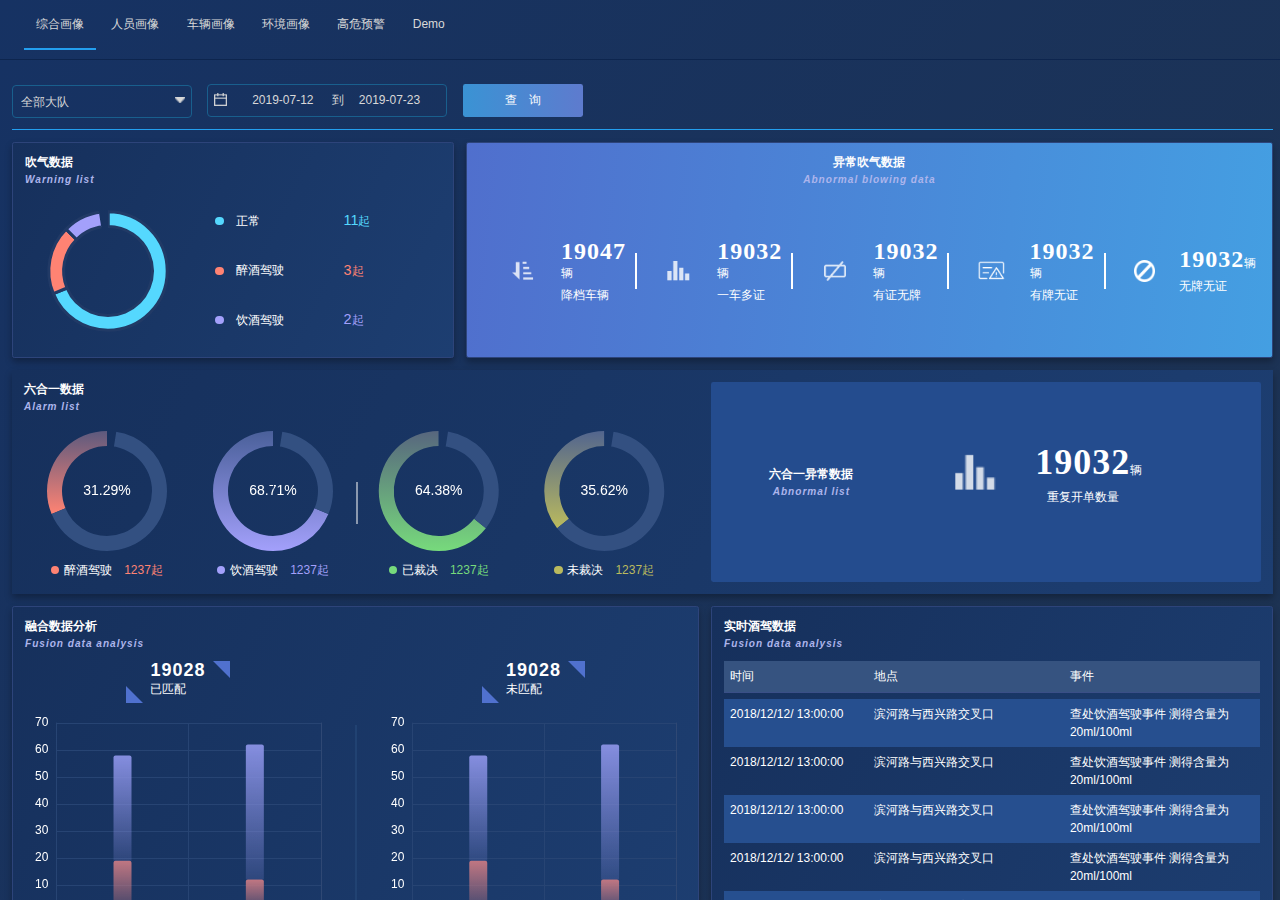
<file: index.html>
<!DOCTYPE html>
<html lang="en">
<head>
	<meta charset="UTF-8" />
	<meta name="viewport" content="width=device-width, initial-scale=1.0" />
	<meta http-equiv="X-UA-Compatible" content="ie=edge" />
	<title>义乌交酒驾系统</title>
	<link rel="stylesheet" href="style/main.css" />
	<style>
		.btns-box {
			height: 5rem;
			padding-left: 2rem;
			border-bottom: 1px solid #0d254e;
		}

		.btns-box .btn-item {
			display: inline-block;
			padding: 0 1rem;
			line-height: 4rem;
			cursor: pointer;
			position: relative;
		}

		.btns-box .btn-item.active {
			border-bottom: 2px solid #239fef;
		}

		.main {
			width: 100%;
			height: calc(100% - 5rem);
			display: flex;
		}

		.btns-box .btn-item ul {
			position: absolute;
			background: #0d254e;
			padding: 1rem 0;
			display: none;
		}

		.btns-box .btn-item ul li {
			white-space: nowrap;
			line-height: 2.4rem;
			padding: .2rem 1rem
		}

		.btns-box .btn-item ul li.active,
		.btns-box .btn-item ul li:hover {
			background: #3a61a3
		}
	</style>
</head>

<body>
	<!-- 菜单 -->
	<div class="btns-box">
		<div class="btn-item active" data-url="demo">综合画像</div>
		<div class="btn-item" data-url="drunkDriving">人员画像</div>
		<div class="btn-item" data-url="drunkDriving">车辆画像</div>
		<div class="btn-item" data-url="drunkDriving">环境画像</div>
		<div class="btn-item" data-url="drunkDriving">高危预警</div>
		<div class="btn-item" data-url="policeSentimentList">
			<span>Demo</span>
			<ul class="child">
				<li data-url="demo">表格案例</li>
				<li data-url="drunkDriving">echarts</li>
			</ul>
		</div>
	</div>

	<div class="main">
		<iframe id="iframe-page" scrolling="no" class="iframe-page" width="100%" height="100%" frameborder="0" src="drunkDriving.html"></iframe>
	</div>


	<script src="./js/common/jquery.min.js"></script>
	<script>
		// 切换内容
		$(document).ready(function() {
			$('.btns-box').on('click', '.btn-item', function(e) {
				var url = $(e.currentTarget).data('url')
				$('.btn-item').removeClass('active')
				$(this).addClass('active')
				var _hasChild = $(this).find('ul').hasClass('child');
				if(_hasChild) {
					$('.btns-box .btn-item ul').hide()
					$(this).find('ul').show()
					return
				}
				$('#iframe-page').attr('src', url + '.html')
			})

			$('.btns-box').on('click', '.btn-item ul li', function(e) {
				e.stopPropagation()
				var url = $(e.currentTarget).data('url')
				// $('.btn-item').removeClass('active')
				$('.btns-box .btn-item ul li').removeClass('active')
				$(this).addClass('active')
				$('.btn-item ul').hide()
				$('#iframe-page').attr('src', url + '.html')
			})
		})
	</script>
</body>
</html>
</file>
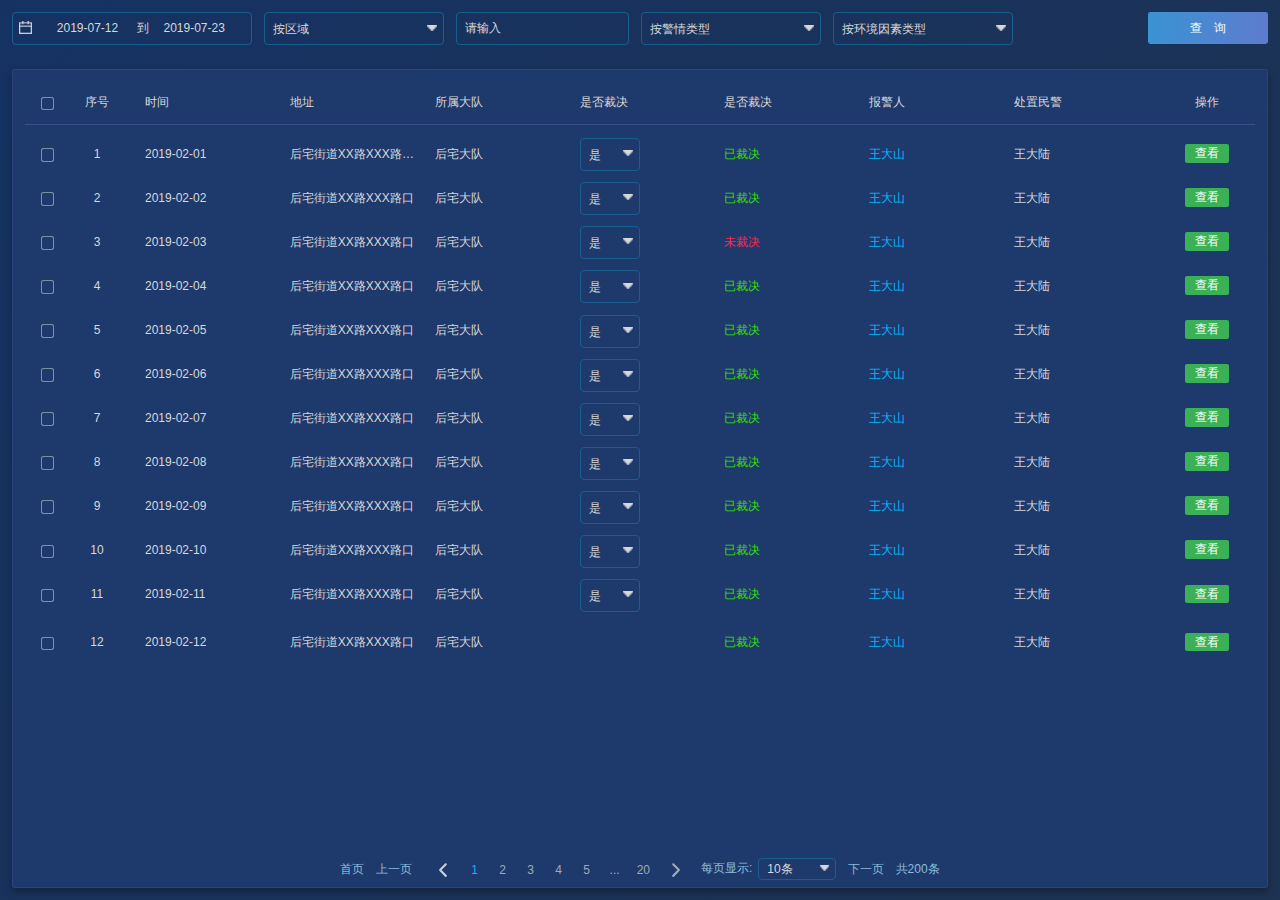
<file: demo.html>
<!DOCTYPE html>
<html lang="ch">
	<head>
		<meta charset="UTF-8" />
		<meta name="viewport" content="width=device-width, initial-scale=1.0" />
		<meta http-equiv="X-UA-Compatible" content="ie=edge" />
		<title>时段分析</title>
    <link rel="stylesheet" href="lulu/ui.css" />
    <link rel="stylesheet" href="style/main.css" />
    <link rel="stylesheet" href="jedata/skin/jedate.css" />
    <link rel="stylesheet" href="style/blowAbnormalData.css" />
    <link rel="stylesheet" href="style/dialog.css" />
	</head>

	<body>
		<div class="searchTable pad1">
            <div class="top-search">
                <div>
                    <span class="ui-input ui-date-range-input dateicon day-filter"><input readonly type="text" id="date-range"></span>
                    <select class="minW15">
                        <option value="0" selected>按区域</option>
                        <option value="1">区域1</option>
                        <option value="2">区域2</option>
                    </select>
                    <input class="ui-input" type="text" placeholder="请输入">
                    <select class="minW15">
                        <option value="0" selected>按警情类型</option>
                        <option value="1">按警情类型1</option>
                        <option value="2">按警情类型2</option>
                    </select>
                    <select class="minW15">
                        <option value="0" selected>按环境因素类型</option>
                        <option value="1">选项一</option>
                        <option value="2">选项二</option>
                    </select>
                </div>
                <div>
                    <button class="ui-btn search-btn">查询</button>
                </div>
            </div>
            
            <!-- 警情列表 -->
            <div class="content-table">
                <div class="ui-card jqlb">
                    <div class="ui-card-content" id="table-content"></div>
                </div>
            </div>
        </div>
        <!-- 弹框 -->
        <div class="dialog-content" id="dialog-one"></div>
    
    <script src="./js/common/jquery.min.js"></script>
    <script src="./js/common/echarts.min.js"></script>
    <script src="./js/common/Echarts_base.js"></script>
    <script src="./js/custom/option.js"></script>
    <script src="lulu/all.js"></script>
    <script src="./jedata/src/jedate.js"></script>
    <script src="./js/common/deepclone.js"></script>
    <script src="./js/custom/util.js"></script>
    <script src="./js/common/customTable.js"></script>
    <script src="./js/custom/demo.js"></script>
	</body>
</html>
</file>
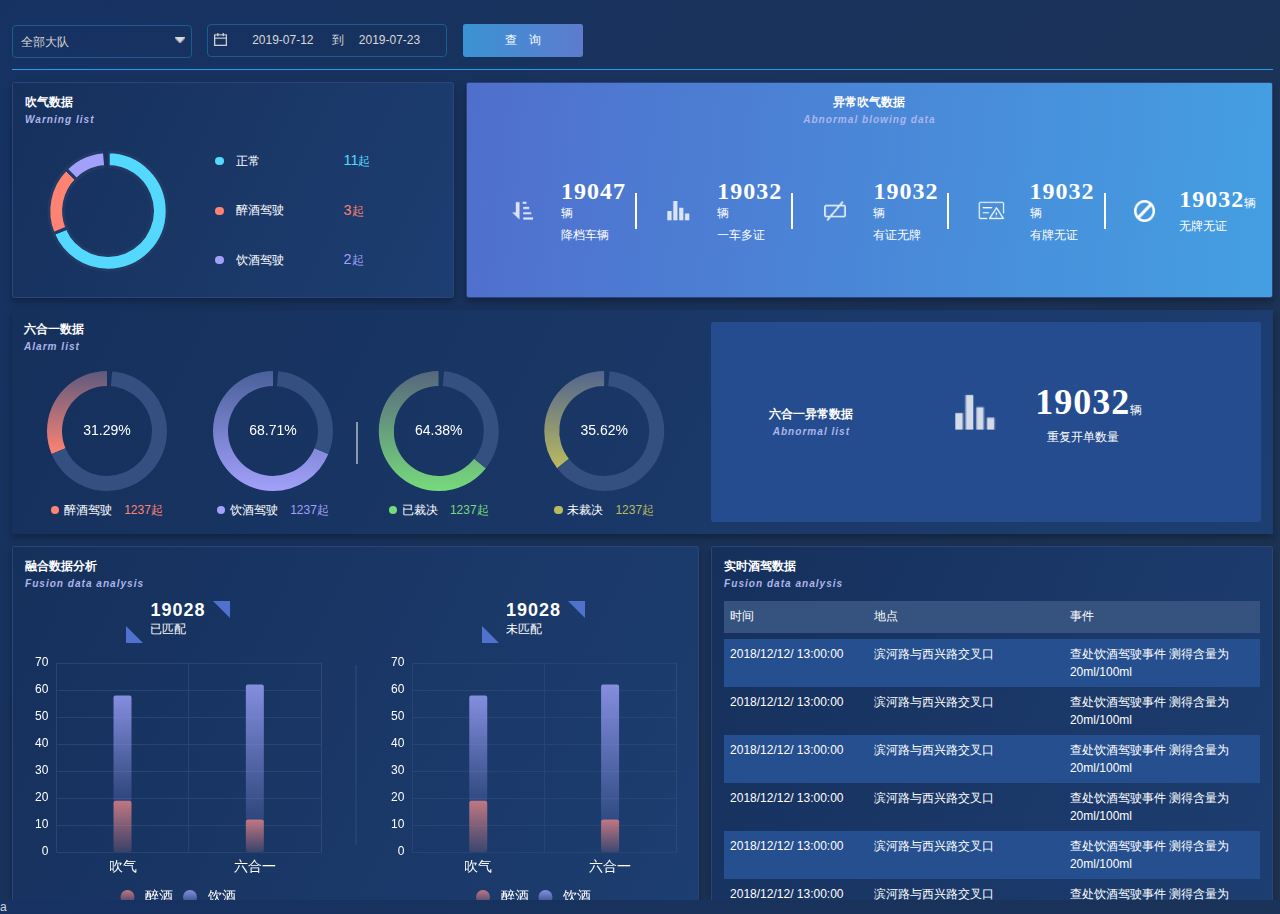
<file: drunkDriving.html>
<!DOCTYPE html>
<html lang="en">
	<head>
		<meta charset="UTF-8" />
        <meta name="viewport" content="width=device-width, initial-scale=1.0" />
		<meta http-equiv="X-UA-Compatible" content="ie=edge" />
		<title>警情总览</title>
    <link rel="stylesheet" href="lulu/ui.css" />
    <link rel="stylesheet" href="style/main.css" />
    <link rel="stylesheet" href="jedata/skin/jedate.css" />
    <link rel="stylesheet" href="style/drunkDriving.css" />
	</head>

	<body>
		<div class="police-situation pad1">
            <div class="top-search">
                <select class="minW15">
                    <option value="0" selected>全部大队</option>
                    <option value="1">选项2</option>
                    <option value="2">选项3</option>
                    <option value="3">选项4</option>
                    <option value="4">选项5</option>
                    <option value="5">选项6</option>
                </select>
                <span class="ui-input ui-date-range-input dateicon"><input id="date-range" readonly type="text"></span>
                <button class="ui-btn search-btn">查询</button>
            </div>

            <!-- 顶部第一部分内容 -->
            <div class="content-top">
                <div class="ui-card cqsj">
                    <div class="ui-card-title">
                        <p class="ch">吹气数据</p>
                        <p class="en">Warning list</p>
                    </div>
                    <div class="ui-card-content cqsj-content">
                        <div class="cqsj-echart">
                            <div class="echarts-box" id="cqsj"></div>
                        </div>
                        <div class="cqsj-legend">
                            <div class="cqsj-legend-list">
                                <i class="cqsj-legend-icon"></i>
                                <span class="cqsj-legend-name">正常</span>
                                <div class="cqsj-legend-val">
                                    <span>12234</span>
                                    <span>起</span>
                                </div>
                            </div>
                            <div class="cqsj-legend-list">
                                <i class="cqsj-legend-icon"></i>
                                <span class="cqsj-legend-name">醉酒驾驶</span>
                                <div class="cqsj-legend-val">
                                    <span>234</span>
                                    <span>起</span>
                                </div>
                            </div>
                            <div class="cqsj-legend-list">
                                <i class="cqsj-legend-icon"></i>
                                <span class="cqsj-legend-name">饮酒驾驶</span>
                                <div class="cqsj-legend-val">
                                    <span>12234</span>
                                    <span>起</span>
                                </div>
                            </div>
                        </div>
                    </div>
                </div>
                <div class="ui-card cqycsj">
                    <div class="ui-card-title tcenter">
                        <p class="ch">异常吹气数据</p>
                        <p class="en">Abnormal blowing data</p>
                    </div>
                    <div class="ui-card-content cqycsj-content">
                        <div class="lists">
                            <img src="./imgs/jdcl.png" alt="">
                            <div class="list">
                                <div>
                                    <span class="num">19047</span>辆
                                </div>
                                <div>降档车辆</div>
                            </div>
                        </div>
                        <div class="lists">
                            <img src="./imgs/ycdz.png" alt="">
                            <div class="list">
                                <div>
                                    <span class="num">19032</span>辆
                                </div>
                                <div>一车多证</div>
                            </div>
                        </div>
                        <div class="lists">
                            <img src="./imgs/yzwp.png" alt="">
                            <div class="list">
                                <div>
                                    <span class="num">19032</span>辆
                                </div>
                                <div>有证无牌</div>
                            </div>
                        </div>
                        <div class="lists">
                            <img src="./imgs/ypwz.png" alt="">
                            <div class="list">
                                <div>
                                    <span class="num">19032</span>辆
                                </div>
                                <div>有牌无证</div>
                            </div>
                        </div>
                        <div class="lists">
                            <img src="./imgs/wpwz.png" alt="">
                            <div class="list">
                                <div>
                                    <span class="num">19032</span>辆
                                </div>
                                <div>无牌无证</div>
                            </div>
                        </div>
                    </div>
                </div>
            </div>

            <!-- 中间内容 -->
            <div class="content-middle">
                <div class="ui-card lhysj">
                    <div class="ui-card-title">
                        <p class="ch">六合一数据</p>
                        <p class="en">Alarm list</p>
                    </div>
                    <div class="ui-card-content lhysj-content">
                        <div>
                            <div class="echarts-box" id="lhysj1"></div>
                            <div class="lhysj-legend legend1">
                                <div>
                                    <i></i>
                                    <span>醉酒驾驶</span>
                                    <span>123起</span>
                                </div>
                                <div>
                                    <i></i>
                                    <span>饮酒驾驶</span>
                                    <span>123起</span>
                                </div>
                            </div>
                        </div>
                        <div>
                            <i class="line"></i>
                            <div class="echarts-box" id="lhysj2"></div>
                            <div class="lhysj-legend legend2">
                                <div>
                                    <i></i>
                                    <span>已裁决</span>
                                    <span>123起</span>
                                </div>
                                <div>
                                    <i></i>
                                    <span>未裁决</span>
                                    <span>123起</span>
                                </div>
                            </div>
                        </div>
                    </div>
                </div>

                <div class="ui-card lhyycsj">
                    <div class="ui-card-title">
                        <p class="ch">六合一异常数据</p>
                        <p class="en">Abnormal list</p>
                    </div>
                    <div class="ui-card-content lhyycsj-content">
                        <img src="./imgs/ycdz.png" alt="">
                        <div class="list">
                            <div>
                                <span class="num">19032</span>辆
                            </div>
                            <div>重复开单数量</div>
                        </div>
                    </div>
                </div>
            </div>


            <!-- 底部内容 -->
            <div class="content-bottom">
                <div class="ui-card rhsjfx">
                    <div class="ui-card-title">
                        <p class="ch">融合数据分析</p>
                        <p class="en">Fusion data analysis</p>
                    </div>
                    <div class="ui-card-content rhsjfx-content">
                        <div class="matched">
                            <div class="top-title">
                                <div class="num">19028</div>
                                <div>已匹配</div>
                            </div>
                            <div class="echarts-box" id="rhsjfx1"></div>
                        </div>
                        <div class="line"></div>
                        <div class="unmatched">
                            <div class="top-title">
                                <div class="num">19028</div>
                                <div>未匹配</div>
                            </div>
                            <div class="echarts-box" id="rhsjfx2"></div>
                        </div>
                    </div>
                </div>
                <div class="ui-card ssjjsj">
                    <div class="ui-card-title">
                        <p class="ch">实时酒驾数据</p>
                        <p class="en">Fusion data analysis</p>
                    </div>
                    <div class="ui-card-content ssjjsj-content">
                        <div class="ui-table-title">
                            <span>时间</span>
                            <span>地点</span>
                            <span>事件</span>
                        </div>
                        <div class="ui-table-body">
                            <div class="table">
                                <div class="tr">
                                    <span class="td">2018/12/12/ 13:00:00</span>
                                    <span class="td">滨河路与西兴路交叉口</span>
                                    <span class="td">查处饮酒驾驶事件 测得含量为20ml/100ml</span>
                                </div>
                                <div class="tr">
                                    <span class="td">2018/12/12/ 13:00:00</span>
                                    <span class="td">滨河路与西兴路交叉口</span>
                                    <span class="td">查处饮酒驾驶事件 测得含量为20ml/100ml</span>
                                </div>
                                <div class="tr">
                                    <span class="td">2018/12/12/ 13:00:00</span>
                                    <span class="td">滨河路与西兴路交叉口</span>
                                    <span class="td">查处饮酒驾驶事件 测得含量为20ml/100ml</span>
                                </div>
                                <div class="tr">
                                    <span class="td">2018/12/12/ 13:00:00</span>
                                    <span class="td">滨河路与西兴路交叉口</span>
                                    <span class="td">查处饮酒驾驶事件 测得含量为20ml/100ml</span>
                                </div>
                                <div class="tr">
                                    <span class="td">2018/12/12/ 13:00:00</span>
                                    <span class="td">滨河路与西兴路交叉口</span>
                                    <span class="td">查处饮酒驾驶事件 测得含量为20ml/100ml</span>
                                </div>
                                <div class="tr">
                                    <span class="td">2018/12/12/ 13:00:00</span>
                                    <span class="td">滨河路与西兴路交叉口</span>
                                    <span class="td">查处饮酒驾驶事件 测得含量为20ml/100ml</span>
                                </div>
                                <div class="tr">
                                    <span class="td">2018/12/12/ 13:00:00</span>
                                    <span class="td">滨河路与西兴路交叉口</span>
                                    <span class="td">查处饮酒驾驶事件 测得含量为20ml/100ml</span>
                                </div>
                                <div class="tr">
                                    <span class="td">2018/12/12/ 13:00:00</span>
                                    <span class="td">滨河路与西兴路交叉口</span>
                                    <span class="td">查处饮酒驾驶事件 测得含量为20ml/100ml</span>
                                </div>
                            </div>
                        </div>
                    </div>
                </div>
            </div>
        </div>
    
    <script src="./js/common/jquery.min.js"></script>
    <script src="./js/common/echarts.min.js"></script>
    <script src="./js/common/Echarts_base.js"></script>
    <script src="./js/common/resize.js"></script>
    <script src="./js/custom/option.js"></script>
    <script src="./lulu/all.js"></script>
    <script src="./jedata/src/jedate.js"></script>
    <script src="./js/common/deepclone.js"></script>
    <script src="./js/custom/util.js"></script>
    <script src="./js/common/customTable.js"></script>
    <script src="./js/custom/drunkDriving.js"></script>
	</body>
</html>
a
</file>
<file: style/main.css>
@charset "utf-8";
* {
  box-sizing: border-box;
  margin: 0;
  padding: 0;
}

input,
textarea,
button,
a {
  border: none;
  outline: none;
}

clearfix:before,
clearfix:after {
  content: '';
  display: table;
}

clearfix:after {
  clear: both;
}

ul,
ol {
  list-style: none;
}

html {
  width: 100%;
  height: 100%;
}

body {
  width: 100%;
  height: 100%;
  color: #d8d8d8;
  /* background-color: #19325c; */
  background-image: linear-gradient(130deg, #163263 0%, #1e3351 100%);
  position: relative;
  font-family: 'Microsoft Yahei', 'Helvetica', Arial, sans-serif;
  overflow: hidden;
  position: relative;
}

.borc {
  border: 1px solid #195f8d;
  border-radius: 4px;
}

/* 文字超出部分，...表示 */
.ohide{
  overflow: hidden;
  white-space: nowrap;
  text-overflow: ellipsis;
}

.borc:hover {
  border-color: #188ad6;
}

.tcenter {
  text-align: center;
}

.minW15 {
  min-width: 15rem;
}

.minW10 {
  min-width: 10rem;
}

.Width10 {
  width: 10rem;
}

.mt1 {
  margin-right: 1rem;
}

.mr1 {
  margin-right: 1rem;
}

.mb1 {
  margin-bottom: 1rem
}

.ml1 {
  margin-right: 1rem;
}

.pad1 {
  padding: 1rem;
}

.pt1 {
  padding-top: 1rem;
}

.pr1 {
  padding-right: 1rem;
}

.pb1 {
  padding-bottom: 1rem;
}

.pl1 {
  padding-left: 1rem;
}

.ptb1lr2 {
  padding: 1rem 2rem;
}

span.ui-input.hide {
  display: none;
}

.close-btn {
  height: 2rem;
  width: 2rem;
  line-height: 2.5rem;
	background: #239fef;
	background: url(../imgs/close.svg) no-repeat center;
	background-size: 1rem;
  cursor: pointer;
  position: absolute;
  top: 0;
  right: 0;
}

.green-btn {
  color: #fff;
  cursor: pointer;
  background:#3bb157;
  padding:.2rem .8rem;
  border-radius: 2px;
}

.cupHc {
  cursor: pointer;
}

.cupHc:hover {
  color: #00e5ff
}

.ui-card {
  background: #1e396c;
  border: 1px solid #2d447a;
  border-radius: .2rem;
  padding: 1rem;
  height: 100%;
  box-shadow: 0px 4px 7px rgba(0,0,0,0.3);
}

.dialog-content .ui-card {
  background: rgba(11, 40, 79, 0.69);
  border: 1px solid #142e54;
}

.ui-card-title {
  color: #fefefe;
  position: relative;
  height: 2.48rem;
  font-weight: bold;
}

.ui-card-title .ch {
  font-size: 1rem;
  line-height: 1.32rem;
  padding-bottom: .32rem;
  font-family: "Microsoft Ya Hei";

}

.ui-card-title .en {
  font-size: .84rem;
  line-height: .84rem;
  font-family: "Arial";
  letter-spacing: 1px;
  color: #adb5ec;
  font-family: "Arial";
  font-weight: bold;
  font-style: italic;
}


/* 导出按钮 */
.export-btn{
	height: 2rem;
    line-height: 2rem;
    top: 0;
    width: 5rem;
    right: 0;
	position: absolute;
	display: flex;
	cursor: pointer;
}

.export-icon{
	background: url(../imgs/export.png) no-repeat;
    background-size: cover;
    width: 1.24rem;
    height: 1.24rem;
    margin-right: 0.7rem;
    margin-top: 0.3rem;
}

.export-btn-text{
	color:#858cbc;
}

.ui-card-content {
  width: 100%;
  height: calc(100% - 3.5rem);
  margin-top: 1rem;
  position: relative;
}

.ui-card-content.wi2 {
  width: calc(100% - 2rem);
}

.echarts-box {
  height: 100%;
  width: 100%;
}

.ui-btn {
	text-align: center;
	cursor: pointer;
	border-radius: .2rem;
	background: #5085d2;
	color: #fff;
	font-size: 1rem;
	background: -webkit-linear-gradient(right, #3a93d4 0%,#5e7bce 100%);
  background: linear-gradient(to right, #3a93d4 0%,#5e7bce 100%);
  letter-spacing: 1em;
  padding-left: 1em;
}

.search-btn {
  width: 10rem;
  height: 2.67rem;
}

.cancel-btn {
  width: 10rem;
  height: 2.67rem;
  background: transparent;
  color: #41adf3;
  border: 1px solid #41adf3;
}

/* 表格 */
table {
	width: 100%;
	table-layout: fixed;
}

.ui-table-title {
	width: 100%;
	display: table;
  table-layout: fixed;
  border-collapse: collapse;
  width: 100%;
  height: 2.6rem;
  /* line-height: 2.6rem; */
  border-bottom: 1px solid #3a4f87;
  /* background: #223f6a; */
  position: absolute;
  top: 0;  /* 父元素-paddint-top:1rem */
}

.ui-table-title > span {
  display: table-cell;
}

.ui-table-body .table {
	width: 100%;
	table-layout: fixed;
}

.ui-table-body .table div.tr {
  width: 100%;
  display: table;
  table-layout: fixed;
  width: 100%;
  height: 2.5rem;
  line-height: 1.5rem;
  padding-top: .5rem;
  padding-bottom: .5rem;
  /* border-bottom: 1px solid #3a4f87; */
}

.ui-table-body tr {
	height: 2.5rem;
}

.ui-table-body .table div.tr:nth-child(odd) {
  /* background: #193968; */
}

.ui-table-body .table div.tr:nth-child(even) {
  /* background: #16305b; */
}

.ui-table-body .table.mtable div.tr:hover {
  background-color: #1a4785;
  color: #fff;
}

.ui-table-body .table div.tr span.td {
  display: table-cell;
  padding-right: 1rem;
}

.ui-table-body .table div.tr span.td:last-child {
  padding-right: 0;
}

.ui-table-body {
  width: 100%;
  overflow: auto;
  position: absolute;
  height: calc(100% - 3.2rem);
  top: 3.2rem;  /* .ui-table-title 表头高度为2.5rem */
}

.ui-table-body.has-page {
  height: calc(100% - 3.2rem - 3rem);
}

.ui-table-page {
  position: absolute;
  height: 3rem;
  width: 100%;
  bottom: 0;
  display: flex;
  justify-content: center;
  align-items: center;
  color: #8bbcdb;
}

.ui-table-page .table-pagi-prev > span,
.ui-table-page .table-pagi-next > span {
  padding: 0 .48rem;
}

.ui-table-page .page-first,
.ui-table-page .page-next,
.ui-table-page .page-prev {
  cursor: pointer;
}

.ui-table-page .table-pagi {
  margin: 0 1rem;
}

.ui-table-page .details {
  color: #07b8f9;
  cursor: pointer;
}


.ui-table-page .ui-select {
  margin-left: .5rem;
  margin-right: .5rem;
}

.ui-table-page .ui-select,
.ui-table-page .ui-select-button {
  height: 1.8rem;
  line-height: 1.8rem;
}

/* 表格结束 */

.checkbox-btn {
	width: 8rem;
	height: 2.4rem;
	line-height: 2.4rem;
	display: inline-block;
	text-align: center;
	border: 1px solid #195f8d;
	cursor: pointer;
	margin-right: 1.5rem;
}

.checkbox-btn.active {
	border-color: #0da7ea;
	color: #239fef;
}

/* 弹框 */
.dialog-content {
  position: fixed;
  z-index: 10;
  top: 0;
  width: 100%;
  height: 100%;
  background: rgba(15, 35, 57, 0);
  transform: scale(0);
  opacity: 0;
  transition: all .68s;
  /* border-radius: 100%; */
}

.dialog-content.active {
  transform: scale(1);
  opacity: 1;
  /* background: rgba(15, 35, 57, 0.82); */
  background: #1b3358;
  /* border-radius: 0; */
}


/* 地图 */
.map {
	width: 100%;
	height: 100%;
  background: #053445;
  background: url(../imgs/map.jpg) no-repeat center;
  background-size: cover;
}


/* 时间插件配色修改 */
#jedate {
  color: #333;
}

.dateicon::before {
  display: inline-block;
  content: "";
  width: 1.068rem;
  height: 1.068rem;
  position: absolute;
  background: url(../lulu/images/date.png) no-repeat center;
  background-image: url([data-uri]), none;
  background-size: 100%;
  left: 7px;
  top: .78rem;
}




@media (min-width: 900px) and (max-width: 1441px) {
  html, body {
    font-size: 12px;
    /* color: red; */
  }
}


/*滚动条样式*/
::-webkit-scrollbar {/*滚动条整体样式*/
  width: .4rem;     /*高宽分别对应横竖滚动条的尺寸*/
  height: .4rem;
}
::-webkit-scrollbar-thumb {/*滚动条里面小方块*/
  border-radius: .2rem;
  -webkit-box-shadow: inset 0 0 5px rgba(0,0,0,0);
  background: #07b8f9;
}
::-webkit-scrollbar-track {/*滚动条里面轨道*/
  -webkit-box-shadow: inset 0 0 5px rgba(0,0,0,0);
  border-radius: 0;
  background: rgba(33, 58, 102, 0);
}


@media (min-width: 900px) and (max-width: 1400px) {
  html, body {
    font-size: 12px;
  }
}

@media (min-width: 1441px) and (max-width: 1840px) {
  html, body {
    font-size: 14px;
    /* color: green; */
  }
}

@media (min-width: 1840px) and (max-width: 2360px) {
  html, body {
    font-size: 16px;
    /* color: blue; */
  }
}
</file>
<file: lulu/ui.css>
@charset "UTF-8";
/**
 * 
 * @Radio.css
 * @author zhangxinxu 
 * @create 15-06-17
 * @edit 17-06-14 focusable
**/
input[type=radio] {
  position: absolute;
  opacity: 0;
  width: 20px;
  height: 20px;
  filter: alpha(opacity=0);
  cursor: pointer;
  z-index: -1; }

.ui-radio {
  display: inline-block;
  width: 20px;
  height: 20px;
  border: 1px solid rgba(208, 208, 213, 0.99);
  /* IE7-IE8 ignore this */
  border-radius: 50%;
  background-color: #fff;
  box-sizing: border-box;
  vertical-align: -.5ex;
  *vertical-align: 0;
  -webkit-user-select: none;
  -ms-user-select: none;
  user-select: none;
  -webkit-transition: border-color .2s;
  transition: border-color .2s;
  overflow: hidden; }

:not(:disabled) + .ui-radio:hover {
  border-color: #ababaf; }

:focus + .ui-radio {
  border-color: rgba(36, 134, 255, 0.99); }

.ui-radio::before {
  content: '';
  display: block;
  width: 10px;
  height: 10px;
  margin: 4px auto 0;
  border-radius: 50%;
  background-color: #2486ff;
  visibility: hidden; }

:checked + .ui-radio::before {
  visibility: visible;
  -webkit-animation: bounceIn .2s;
  animation: bounceIn .2s; }

:disabled + .ui-radio,
.ui-radio.disabled {
  border-color: #ababaf;
  opacity: .38; }

/* error */
.error.ui-radio {
  border-color: #f4615c; }

/*IE7, IE8 使用图片作UI*/
@media \0screen\,screen\9 {
  .ui-radio {
    background: url(ui/images/Radio/radio.png) no-repeat; }
  .ui-radio:hover {
    background-position: 0 -20px; }
  [checked] + .ui-radio {
    background-position: 0 -40px; }
  [defaultChecked] + .ui-radio {
    background-position: 0 -40px; }
  [checked] + .ui-radio:hover,
  [checked][disabled] + .ui-radio {
    /* disabled态使用高亮边框 */
    background-position: 0 -60px; }
  [defaultChecked] + .ui-radio:hover,
  [defaultChecked][disabled] + .ui-radio {
    /* disabled态使用高亮边框 */
    background-position: 0 -60px; }
  [disabled] + .ui-radio {
    background-position: 0 -20px;
    filter: alpha(opacity=38); } }

/**
 *
 * @Checkbox.css
 * @author zhangxinxu
 * @create 15-06-18
 * @edit 17-06-14  focusable
**/
input[type=checkbox] {
  position: absolute;
  opacity: 0;
  width: 20px;
  height: 20px;
  filter: alpha(opacity=0);
  cursor: pointer;
  z-index: -1; }

/* 无绝对定位的模拟生成实现 */
.ui-checkbox {
  display: inline-block;
  /* width: 20px; */
  /* height: 20px; */
  width: 1.26rem;
  height: 1.28rem;
  margin-right: .32rem;
  border: 1px solid rgba(0, 0, 0, 0);
  border-radius: 4px;
  box-sizing: border-box;
  /* box-shadow: inset #41adf3 0 1px, inset #41adf3 1px 0, inset #41adf3 -1px 0, inset #41adf3 0 -1px; */
  box-shadow: inset #7c93a0 0 1px, inset #7c93a0 1px 0, inset #7c93a0 -1px 0, inset #7c93a0 0 -1px;
  /* background-color: #fff; */
  background-color: transparent;
  background-clip: content-box;
  color: #d0d0d5;
  -webkit-transition: color .2s, background-color .1s;
  transition: color .2s, background-color .1s;
  -webkit-user-select: none;
  -ms-user-select: none;
  user-select: none;
  vertical-align: -5px;
  *vertical-align: 0;
  overflow: hidden; }

  .ui-checkbox + label {
    margin-right: .6rem;
  }

:not(:disabled) + .ui-checkbox:hover,
:disabled + .ui-checkbox {
  color: #ababaf; }

:focus + .ui-checkbox {
  color: #2486ff; }

:checked:focus + .ui-checkbox {
  color: #0057c3;
  background-color: #0057c3; }

:checked + .ui-checkbox,
:checked + .ui-checkbox:hover {
  /* color: #41adf3; */
  /* background-color: #41adf3; */
  color: #38f9d7;
  background-color: #38f9d7;
  box-shadow: inset #38f9d7 0 1px, inset #38f9d7 1px 0, inset #38f9d7 -1px 0, inset #38f9d7 0 -1px;
}

.ui-checkbox::after {
  content: '';
  display: block;
  width: 100%;
  height: 100%;
  background: url([data-uri]) no-repeat center;
  background-size: 20px 20px;
  visibility: hidden; }

:checked + .ui-checkbox::after {
  visibility: visible;
  -webkit-animation: bounceIn .2s;
  animation: bounceIn .2s; }

:disabled + .ui-checkbox {
  opacity: .38; }

/* error */
.error.ui-checkbox {
  color: #f4615c; }

/*IE7, IE8 使用图片作UI*/
@media \0screen\,screen\9 {
  .ui-checkbox {
    background: url(ui/images/Checkbox/checkbox.png) no-repeat; }
  .ui-checkbox:hover {
    background-position: 0 -20px; }
  [checked] + .ui-checkbox,
  [checked][disabled] + .ui-checkbox {
    background-position: 0 -40px; }
  [defaultChecked] + .ui-checkbox,
  [defaultChecked][disabled] + .ui-checkbox {
    background-position: 0 -40px; }
  [disabled] + .ui-checkbox {
    /* disabled态使用高亮边框 */
    background-position: 0 -20px;
    filter: alpha(opacity=38); } }

/**
 *
 * @Select.css
 * @author xinxuzhang
 * @create 15-06-18
 *
**/
select {
  display: inline-block;
  height: 40px;
  margin: 0;
  border: 1px solid #d0d0d5;
  border-right-width: 27px;
  opacity: 0.0001;
  font-size: 1rem;
  font-family: simsun;
  filter: alpha(opacity=0);
  vertical-align: middle; }

select[multiple] {
  height: auto;
  font-size: 2.4rem;
  font-size: calc(2.4rem - 1px);
  font-family: simsun;
  padding: 0;
  vertical-align: top;
  border-right-width: 1px;
  cursor: pointer; }

select[multiple] > option {
  min-height: 38px;
  height: 38px;
  padding: 0; }

select[multiple] > option:disabled {
  cursor: default; }

select[hidden],
select[hidden] + .ui-select {
  display: none; }

.ui-select {
  display: inline-block;
  /* height: 40px;
  line-height: 20px; */
  height: 2.67rem;
  line-height: 2.67rem;
  vertical-align: middle;
  -webkit-animation: fadeIn .2s;
  animation: fadeIn .2s;
  font-size: 1rem;
  position: relative;
  /* top: -2px; */
  top: 0;
}

[multiple] ~ .ui-select {
  vertical-align: top; }

.ui-select.active {
  z-index: 3; }

.ui-select-button {
  display: block;
  height: 2.75rem;
  padding: 0px 27px 0px 8px;
  color: #d8d8d8;
  border: 1px solid #195f8d;
  border-radius: 4px;
  background-color: transparent;
  text-decoration: none;
  /* -webkit-transition: border-color .15s, background-color .15s; */
  /* transition: border-color .15s, background-color .15s; */
  cursor: pointer; }

.ui-select-button:hover {
  color: #d8d8d8;
  border-color: #188ad6; }

:not(:disabled) + .ui-select > .ui-select-button:active {
  background-color: transparent; }

.active > a.ui-select-button {
  border-color: #2486ff;
  border-radius: 4px 4px 0 0; }

.reverse > a.ui-select-button {
  border-radius: 0 0 4px 4px; }

.ui-select-text {
  display: block;
  width: 100%;
  text-overflow: ellipsis;
  white-space: nowrap;
  overflow: hidden; }

.ui-select-icon {
  position: absolute;
  width: .8rem;
  /* height: .8rem; */
  height: 100%;
  /* background: url(ui/images/Select/icon-arrow.png) no-repeat center; */
  /* background: url([data-uri]) no-repeat center, none; */
  background: url(./images/icon-arrow.png) no-repeat center;
  background: url([data-uri]) no-repeat center, none;
  background-size: 100%;
  right: 7px;
  /* top: .975rem; */
  top: -1px; }

.ui-select-datalist {
  position: absolute;
  left: 0;
  right: 0;
  top: 2.2rem;
  display: none;
  max-height: 304px;
  padding: 0;
  border: 1px solid #195f8d;
  background-color: #fff;
  overflow: auto; }

[multiple] ~ .ui-select > .ui-select-datalist {
  position: static;
  display: block;
  max-height: none;
  height: inherit;
  border-color: #d0d0d5;
  border-radius: 4px;
  -ms-box-sizing: border-box;
  box-sizing: border-box; }

[multiple]:hover ~ .ui-select > .ui-select-datalist {
  border-color: #ababaf; }

[multiple]:focus ~ .ui-select > .ui-select-datalist {
  border-color: #2486ff; }

.ui-select-datalist::-webkit-scrollbar {
  width: 8px;
  height: 8px; }

.ui-select-datalist::-webkit-scrollbar-thumb {
  background-color: #bbb;
  border-radius: 8px; }

.ui-select-datalist::-webkit-scrollbar-thumb:hover {
  background-color: #aaa; }

.ui-select-datalist::-webkit-scrollbar-track-piece {
  background-color: #ddd; }

.active > .ui-select-datalist {
  display: block; }

.reverse > .ui-select-datalist {
  top: auto;
  bottom: 39px; }

.ui-select-datalist-li {
  display: block;
  /* line-height: 1.6rem; */
  line-height: 2rem;
  padding: .2rem 12px;
  color: #d8d8d8;
  background-color: #091d43;
  text-decoration: none;
  text-overflow: ellipsis;
  white-space: nowrap;
  /* -webkit-transition: background-color .15s; */
  /* transition: background-color .15s; */
  overflow: hidden;
  cursor: pointer; }

.ui-select-datalist-li:empty {
  display: none; }

/* reset default a:hover */
.ui-select-datalist-li:hover {
  color: #4c5161; }

.ui-select-datalist-li[href]:hover,
[multiple] ~ .ui-select .ui-select-datalist-li[href] {
  color: #fff;
    background-color: #2c57a6; }

.ui-select-datalist > .selected {
  color: #fff;
  background-color: #14397d; }

/* disabled */
select[disabled] {
  cursor: default; }

select[disabled] + .ui-select {
  opacity: .4;
  filter: alpha(opacity=40);
  -webkit-animation: none;
  animation: none; }

select[disabled] + .ui-select .ui-select-button,
select[disabled] + .ui-select .ui-select-datalist {
  cursor: default;
  border-color: #ababaf; }

/* error */
.error .ui-select-button,
.error[multiple] ~ .ui-select .ui-select-datalist {
  border-color: #f4615c; }

/**
 *
 * @Datalist.css
 * @author xinxuzhang
 * @create 16-03-29
 *
**/
.ui-datalist {
  display: none;
  position: absolute;
  -webkit-animation: fadeIn .2s;
  animation: fadeIn .2s;
  z-index: 19; }

.ui-datalist-datalist {
  max-height: 304px;
  background-color: #fff;
  box-shadow: 0 2px 5px rgba(0, 0, 0, 0.25);
  margin: 0;
  padding: 0;
  list-style: none;
  border: 1px solid #d0d0d5;
  border: 0 rgba(0, 0, 0, 0.2);
  font-size: 14px;
  position: relative;
  overflow: auto; }

.ui-datalist-datalist::-webkit-scrollbar {
  width: 8px;
  height: 8px; }

.ui-datalist-datalist::-webkit-scrollbar-thumb {
  background-color: #bbb;
  border-radius: 8px; }

.ui-datalist-datalist::-webkit-scrollbar-thumb:hover {
  background-color: #aaa; }

.ui-datalist-datalist::-webkit-scrollbar-track-piece {
  background-color: #ddd; }

.ui-datalist-option {
  line-height: 20px;
  padding: 9px 12px;
  background-color: #fff;
  /* -webkit-transition: background-color .15s; */
  /* transition: background-color .15s; */
  overflow: hidden;
  cursor: pointer; }

.ui-datalist:empty,
.ui-datalist-option:empty {
  display: none; }

.ui-datalist-option:hover {
  background-color: #f0f7ff; }

.ui-datalist-datalist > .selected {
  background-color: #e0f0ff; }

.ui-datalist-value {
  display: block;
  text-overflow: ellipsis;
  white-space: nowrap;
  color: inherit;
  overflow: hidden; }

.ui-datalist-label {
  float: right;
  color: #d8d8d8;
  font-size: 12px; }

.ui-datalist-label + .ui-datalist-value {
  margin-right: 60px; }

/**
 *
 * @Button.css
 * @author zhangxinxu
 * @create 15-06-12
 * @edit   17-06-13
           17-11-07 use png+spin for loading
 */
.ui-button {
  display: inline-block;
  line-height: 20px;
  font-size: 14px;
  text-align: center;
  color: #d8d8d8;
  border: 1px solid #d0d0d5;
  border-radius: 4px;
  padding: 9px 15px;
  min-width: 50px;
  background-color: #fff;
  background-repeat: no-repeat;
  background-position: center;
  text-decoration: none;
  /* -webkit-transition: border-color .15s, background-color .15s, opacity .15s; */
  /* transition: border-color .15s, background-color .15s, opacity .15s; */
  cursor: pointer;
  overflow: visible; }

.ui-button.error {
  border-color: #f4615c !important; }

div.ui-button {
  display: block; }

button,
[type="button"],
[type="submit"] {
  outline: 0; }

input.ui-button,
button.ui-button {
  height: 20px;
  -ms-box-sizing: content-box;
  box-sizing: content-box; }

.ui-button:hover {
  color: #4c5161;
  border-color: #ababaf;
  text-decoration: none; }

.ui-button-clip {
  width: 0;
  height: 0;
  font-size: 0;
  position: absolute;
  clip: rect(0 0 0 0); }

.ui-button-clip.ui-outline + label.ui-button {
  outline: 1px dotted #2486ff;
  outline: 5px auto -webkit-focus-ring-color; }

.ui-button:not(.disabled):active,
.ui-button:not(.loading):active {
  background-color: #f7f9fa; }

.ui-button.disabled:hover,
.ui-button.loading,
.ui-button.loading:hover {
  color: #4c5161;
  background-color: #fff;
  border-color: #d0d0d5;
  cursor: default; }

.ui-button-primary,
.ui-button-primary.disabled:hover,
.ui-button-primary.loading,
.ui-button-primary.loading:hover {
  border: 1px solid #2486ff;
  background-color: #2486ff;
  color: #fff; }

.ui-button-primary:hover {
  background-color: #0160d5;
  border-color: #0160d5;
  color: #fff; }

.ui-button-primary:not(.disabled):active,
.ui-button-primary:not(.loading):active {
  background-color: #0057c3;
  border-color: #0057c3; }

.ui-button-success,
.ui-button-success.disabled,
.ui-button-success.disabled:hover,
.ui-button-success.loading,
.ui-button-success.loading:hover {
  border: 1px solid #01cf97;
  background-color: #01cf97;
  color: #fff; }

.ui-button-success:hover {
  background-color: #00dba2;
  border-color: #00dba2;
  color: #fff; }

.ui-button-success:not(.disabled):active,
.ui-button-success:not(.loading):active {
  background-color: #00bf8e;
  border-color: #00bf8e; }

.ui-button-warning,
.ui-button-warning.disabled,
.ui-button-warning.disabled:hover,
.ui-button-warning.loading,
.ui-button-warning.loading:hover {
  border: 1px solid #f4615c;
  background-color: #f4615c;
  color: #fff; }

.ui-button-warning:hover,
input.ui-button-warning:focus,
button.ui-button-warning:focus {
  background-color: #ff7772;
  border-color: #ff7772;
  color: #fff; }

.ui-button-warning:not(.disabled):active,
.ui-button-warning:not(.loading):active {
  background-color: #dc5652;
  border-color: #dc5652; }

.ui-button.loading {
  cursor: default;
  -ms-pointer-events: none;
  pointer-events: none;
  color: transparent !important;
  position: relative;
  background-repeat: no-repeat;
  background-position: center; }

.ui-button.loading:before {
  content: '';
  position: absolute;
  width: 20px;
  height: 20px;
  left: 0;
  top: 0;
  right: 0;
  bottom: 0;
  margin: auto;
  background: no-repeat center; }

.ui-button.loading:before,
input.ui-button.loading {
  background-image: url(ui/images/Button/loading.gif); }

.ui-button-primary.loading:before,
input.ui-button-primary.loading {
  background-image: url(ui/images/Button/loading-primary.gif); }

.ui-button-success.loading:before,
input.ui-button-success.loading {
  background-image: url(ui/images/Button/loading-success.gif); }

.ui-button-warning.loading:before,
input.ui-button-warning.loading {
  background-image: url(ui/images/Button/loading-warning.gif); }

/* IE10+ png loading */
.ui-button.loading::before {
  background: url(ui/images/Button/loading-blue.png), linear-gradient(transparent, transparent);
  background-size: 100%;
  -webkit-animation: spin 0.8s linear infinite;
  animation: spin 800ms linear infinite; }

.ui-button-primary.loading::before,
.ui-button-success.loading::before,
.ui-button-warning.loading::before {
  background: url(ui/images/Button/loading-white.png), linear-gradient(transparent, transparent);
  background-size: 100%; }

/* IE8 loading文字隐藏控制-背景色覆盖 */
@media \0screen\,screen\9 {
  .ui-button.loading:before {
    width: auto;
    height: auto;
    background-color: inherit; } }

/**
 * 
 * @Input.css
 * @author zhangxinxu 
 * @create 15-06-16
 * @edit   17-06-13
 */
/*disabled X for IE */
input:not([type=search])::-ms-clear {
  display: none; }

/* reset [type=search] ui */
[type=search] {
  -webkit-appearance: none;
  box-sizing: content-box; }

[type=search]::-webkit-search-cancel-button {
  -webkit-appearance: none;
  width: 20px;
  height: 20px;
  margin-right: -2px;
  background: #b6bbc6 url([data-uri]) no-repeat center;
  background-size: 20px 20px;
  /* -webkit-transition: background-color .15s; */
  /* transition: background-color .15s; */
  cursor: pointer; }

[type=search]::-webkit-search-cancel-button:hover {
  background-color: #4c5161; }

input[type="search"]::-webkit-search-results-decoration {
  display: none; }

input:-webkit-autofill {
  -webkit-box-shadow: 0 0 0 1000px #fff inset;
  background-color: transparent; }

input[disabled], input[readonly] {
  cursor: default; }

input.ui-input,
.ui-input > input {
  /* height: 20px;
  line-height: 20px;
  padding: 9px 8px; */
  /* height: 2rem; */
  height: 2.75rem;
  line-height: 2.75rem;
  padding: 0px 8px;
  border: 1px solid #195f8d;
  border-radius: 4px;
  background-color: transparent;
  /* background-color: #19325c; */
  background-color: transparent;
  font-size: 1rem;
  outline: none;
  color: #d8d8d8;
  /* -webkit-transition: border-color .15s; */
  /* transition: border-color .15s; */
}

.ui-input:hover,
.ui-input:hover > input {
  border-color: #188ad6; }

.ui-input:focus,
.ui-input > input:focus {
  border-color: #2486ff; }

span.ui-input {
  display: inline-block; }

div.ui-input > input {
  width: 100%;
  height: 40px;
  -ms-box-sizing: border-box;
  box-sizing: border-box; }

/* input with count */
.ui-input-x {
  position: relative;
  padding: 0 56px 0 3px;
  border-radius: 4px;
  -ms-box-sizing: border-box;
  box-sizing: border-box;
  overflow: hidden; }

.ui-input-x > input {
  display: block;
  width: 100%;
  height: 20px;
  line-height: 20px;
  padding: 9px 0 9px;
  border: 0 none;
  border-top: 1px solid transparent;
  border-bottom: 1px solid transparent;
  right: -6px;
  color: #d8d8d8;
  font-size: 1rem;
  outline: none;
  background: none;
  background-clip: content-box;
  position: relative;
  z-index: 1; }

.ui-input-x > .ui-input {
  position: absolute;
  border: 1px solid #d0d0d5;
  border-radius: 4px;
  background-color: #fff;
  top: 0;
  bottom: 0;
  left: 0;
  right: 0;
  /* -webkit-transition: border-color .15s, background-color .15s; */
  /* transition: border-color .15s, background-color .15s; */
}

.ui-input-count {
  line-height: 38px;
  padding: 0 2px;
  background-color: #fff;
  color: #d8d8d8;
  font-size: 1rem;
  white-space: nowrap;
  position: absolute;
  right: 8px;
  top: 1px;
  z-index: 1; }

.ui-input-x:hover > .ui-input {
  border-color: #ababaf; }

/* 注意相邻位置，如果文本域前后位置发生变化，表单验证组件Validate.js 中 getTarget那里逻辑也要变化 */
.ui-input-x > input:focus ~ .ui-input {
  border-color: #2486ff; }

.ui-input-x .ui-placeholder {
  padding: 9px 7px;
  z-index: 1; }

/* type=[search] with icon */
div.ui-search-input,
span.ui-search-input {
  position: relative; }

.ui-search-input > input {
  padding-left: 40px; }

.ui-icon-search {
  position: absolute;
  left: 3px;
  top: 1px;
  width: 20px;
  height: 20px;
  border: solid #fff;
  border-width: 9px 8px;
  /* -webkit-transition: background-color .2s; */
  /* transition: background-color .2s; */
  text-indent: -9em;
  cursor: pointer;
  overflow: hidden; }

.ui-search-input:hover .ui-icon-search {
  background-color: #ababaf; }

.ui-search-input > input:focus ~ .ui-icon-search {
  background-color: #2486ff; }

.ui-search-input > .error ~ .ui-icon-search,
.ui-search-input > .error:focus ~ .ui-icon-search {
  background-color: #f4615c; }

/* IE使用png图片, 虽然IE9+支持SVG，但是貌似渲染太慢，会暴露色块 */
.ui-icon-search,
.ui-search-right > .ui-icon-search:after {
  background: #b6bbc6 url([data-uri]) no-repeat; }

/* IE13+和其他现代浏览器使用SVG */
@supports (display: none) {
  .ui-icon-search,
  .ui-search-right > .ui-icon-search:after {
    background-image: url([data-uri]);
    background-size: 20px 20px; } }

/* type=[search] icon right */
.ui-search-right:after {
  display: inline-block;
  content: '';
  height: 25px; }

div.ui-search-right {
  -ms-box-sizing: border-box;
  box-sizing: border-box;
  padding-right: 40px;
  overflow: hidden; }

.ui-search-right > input {
  float: left;
  padding-left: 8px;
  padding-right: 0;
  border-width: 1px 0 1px 1px;
  border-color: transparent !important;
  background: none;
  position: relative;
  z-index: 1; }

.ui-search-right > .ui-icon-search {
  position: static;
  float: left;
  margin-top: 1px;
  margin-right: 1px; }

div.ui-search-right > .ui-icon-search {
  margin-right: -40px; }

.ui-search-right > .ui-icon-search:before {
  content: '';
  position: absolute;
  left: 0;
  right: 0;
  top: 0;
  bottom: 0;
  border: 1px solid #d0d0d5;
  background-color: #fff;
  border-radius: 4px;
  /* -webkit-transition: border-color .15s; */
  /* transition: border-color .15s; */
}

.ui-search-right > .ui-icon-search:after {
  content: '';
  position: absolute;
  top: 10px;
  right: 10px;
  width: 20px;
  height: 20px;
  /* -webkit-transition: background-color .2s; */
  /* transition: background-color .2s; */
}

.ui-search-right:hover .ui-icon-search:before {
  border-color: #ababaf; }

.ui-search-right:hover .ui-icon-search:after {
  background-color: #ababaf; }

.ui-search-right > input:focus ~ .ui-icon-search:before {
  border-color: #2486ff; }

.ui-search-right > input:focus ~ .ui-icon-search:after {
  background-color: #2486ff; }

.ui-search-right .ui-placeholder {
  z-index: 1; }

span.ui-search-right > .ui-placeholder {
  margin-left: 0 !important;
  left: 0;
  *left: 9px; }

/* disabled */
input.ui-input[disabled],
.ui-input > input[disabled] {
  background-color: #f7f9fa; }

.ui-input[disabled]:hover,
.ui-input > input[disabled]:hover,
.ui-input[readonly]:hover,
.ui-input > input[readonly]:hover,
.ui-input[readonly]:focus,
.ui-input > input[readonly]:focus {
  border-color: #188ad6; }

/* error */
.ui-input.error,
.ui-input > .error {
  border-color: #f4615c !important; }

/**
 *
 * @Table.css
 * @author xinxuzhang
 * @create 15-06-24
 *
**/
.ui-table {
  width: 100%;
  line-height: 21px;
  table-layout: fixed;
  border-spacing: 0;
  border-collapse: collapse\9;
  font-size: 1rem;
  box-shadow: 0 1px 3px rgba(0, 0, 1, 0.2);
  border: 1px solid #d0d0d5;
  border: 0 rgba(1, 2, 3, 0); }

.ui-table thead td,
.ui-table th {
  line-height: 50px;
  background-color: #f7f9fa;
  text-align: left;
  font-weight: normal;
  font-style: normal;
  margin: 0; }

.ui-table tbody td {
  padding-top: 14px;
  padding-bottom: 14px;
  background-color: #fff;
  border-bottom: 1px solid #ededed; }

.ui-table td,
.ui-table th {
  padding: 0 20px; }

.ui-table tr {
  cursor: default; }

.ui-table tr:hover td {
  background-color: #f0f7ff; }

.ui-table tr.selected td {
  background-color: #e0f0ff; }

.ui-table tr:last-child td {
  padding-bottom: 15px;
  border-bottom: 0; }

.ui-table ~ .ui-loading {
  height: 300px; }

/**
 *
 * @Range.css
 * @author zhangxinxu
 * @create 15-07-20
 * @edit   17-06-16   keyboard support
**/
input[type=range] {
  visibility: hidden; }

.ui-range-input {
  height: 20px;
  margin: 0;
  padding: 0;
  visibility: hidden;
  vertical-align: middle; }

div.ui-range-input > input {
  width: 100%; }

.ui-range {
  display: inline;
  /*  重要，不会换行  */
  position: absolute;
  visibility: visible; }

.ui-range-track {
  height: 4px;
  margin-top: 8px;
  border-radius: 10px;
  background-color: #a2a9b6;
  border-left: 0 solid #2486ff;
  text-align: left; }

.ui-range-thumb {
  position: absolute;
  width: 16px;
  height: 16px;
  margin: -7px 0 0 -9px;
  border-radius: 20px;
  border: 1px solid #d0d0d5;
  background-color: #fff;
  border: 0 rgba(1, 1, 1, 0);
  box-shadow: 0 1px 3px 1px rgba(0, 0, 0, 0.25);
  /* -webkit-transition: border-color .15s, background-color .15s; */
  /* transition: border-color .15s, background-color .15s; */
  cursor: pointer; }

.ui-range-thumb:hover {
  border-color: #ababaf; }

.ui-range-thumb.active {
  background-color: #f7f9fa;
  box-shadow: 0 0 1px 1px rgba(0, 0, 0, 0.25); }

/**
 *
 * @Color.css
 * @author xinxuzhang
 * @create 16-06-03
**/
input[type='color'] {
  opacity: 0;
  filter: alpha(opacity=0); }

.ui-color-input {
  width: 40px;
  height: 40px;
  margin: 0;
  padding: 0;
  border: 0 none;
  opacity: 0;
  filter: alpha(opacity=0);
  vertical-align: middle;
  position: relative;
  z-index: -1; }

.ui-color-track {
  display: inline;
  /*  重要，不会换行  */
  position: absolute;
  width: 40px;
  height: 40px;
  border-radius: 4px;
  background-color: #a2a9b6;
  background-color: rgba(25, 28, 34, 0.2);
  cursor: pointer; }

.ui-color-thumb {
  display: block;
  margin: 7px auto;
  width: 24px;
  height: 24px;
  border: 1px solid #f7f9fa;
  border-radius: 2px;
  background-color: #4c5161;
  background-clip: content-box;
  /* -webkit-transition: background-color .25s; */
  /* transition: background-color .25s; */
}

.ui-color-container {
  display: none;
  position: absolute;
  width: 245px;
  padding: 10px;
  border-radius: 4px;
  background-color: #E0E3E3;
  box-shadow: 0 2px 5px rgba(0, 0, 0, 0.25);
  font-size: 1rem;
  -webkit-animation: fadeIn .2s;
  animation: fadeIn .2s;
  z-index: 21; }

.ui-color-switch {
  display: none;
  position: absolute;
  top: 12px;
  right: 12px;
  color: #2486ff;
  text-decoration: none; }

:root .ui-color-switch {
  display: inline; }

.ui-color-current {
  padding-bottom: 20px; }

.ui-color-current-square {
  display: inline-block;
  width: 20px;
  height: 20px;
  margin-right: 5px;
  background-color: currentColor;
  border-radius: 3px;
  border: 2px solid #fff;
  vertical-align: middle; }

.ui-color-current-input {
  width: 72px;
  border: 0 none;
  background-color: #fff;
  height: 18px;
  line-height: 18px;
  padding: 3px 5px;
  border-radius: 3px;
  margin-left: 5px;
  vertical-align: middle; }

.ui-color-body {
  min-height: 100px; }

.ui-color-basic {
  overflow: hidden; }

.ui-color-lump-group {
  width: 72px;
  float: left; }

.ui-color-lump {
  display: block;
  width: 11px;
  height: 11px;
  margin: 0 1px 1px 0;
  -ms-box-sizing: border-box;
  box-sizing: border-box;
  background-color: currentColor; }

.ui-color-lump:hover,
.ui-color-basic a.active {
  border: 1px solid #fff;
  *width: 9px;
  *height: 9px; }

.ui-color-basic-l {
  width: 12px;
  float: left;
  overflow: hidden; }

.ui-color-basic-r {
  margin-left: 25px;
  overflow: hidden; }

.ui-color-basic-r .ui-color-lump {
  float: left; }

.ui-color-more {
  display: none;
  height: 100px; }

.ui-color-more svg {
  width: 100%;
  height: 100%; }

.ui-color-more-l {
  width: 180px;
  height: inherit;
  float: left;
  position: relative; }

.ui-color-cover-white {
  background-color: rgba(0, 0, 0, 0);
  background-image: linear-gradient(to bottom, rgba(0, 0, 0, 0), #808080);
  filter: progid:DXImageTransform.Microsoft.gradient(startcolorstr=#00808080,endcolorstr=#FF808080,gradientType=0);
  cursor: crosshair; }

.ui-color-circle {
  position: absolute;
  left: 0;
  top: 0;
  width: 16px;
  height: 16px;
  border: 3px solid #fff;
  border-radius: 20px;
  background-color: #f00;
  background-clip: content-box;
  -webkit-transform: translate(-11px, -11px);
  -ms-transform: translate(-11px, -11px);
  transform: translate(-11px, -11px); }

.ui-color-more-r {
  height: inherit;
  float: right;
  padding-right: 8px;
  position: relative; }

.ui-color-more-fill {
  display: block;
  width: 16px;
  height: 100%;
  background-color: #f00; }

.ui-color-cover-white,
.ui-color-more-cover {
  position: absolute;
  left: 0;
  top: 0;
  width: inherit;
  height: 100px; }

.ui-color-more-cover {
  background-color: rgba(0, 0, 0, 0.01); }

.ui-color-more-arrow {
  position: absolute;
  right: 0;
  top: 100%; }

.ui-color-more-arrow::before {
  content: '';
  position: absolute;
  right: 0;
  top: -5px;
  width: 0;
  height: 0;
  border-width: 5px 6px;
  border-style: solid;
  border-color: transparent;
  border-right-color: #36383f;
  overflow: hidden; }

.ui-color-footer {
  margin-top: 15px;
  padding-bottom: 5px;
  text-align: right; }

.ui-color-btn-cancel,
.ui-color-btn-ensure {
  display: inline-block;
  width: 80px;
  line-height: 20px;
  padding-top: 8px;
  padding-bottom: 8px;
  margin-left: 15px;
  border-radius: 4px;
  text-align: center;
  font-size: 1rem;
  text-decoration: none;
  cursor: pointer; }

.ui-color-btn-cancel {
  border: 1px solid #d0d0d5;
  background-color: #fff;
  color: #4c5161; }

.ui-color-btn-cancel:hover {
  border-color: #ababaf;
  color: #4c5161; }

.ui-color-btn-ensure {
  background-color: #2486ff;
  color: #fff; }

.ui-color-btn-ensure:hover {
  background-color: #0160d5;
  color: #fff; }

/**
 *
 * @Textarea.css
 * @author xinxuzhang
 * @create 15-06-17
**/
textarea {
  font-family: inherit; }

textarea[rows='5'] {
  height: 100px; }

textarea[rows='6'] {
  height: 120px; }

textarea.ui-textarea,
.ui-textarea > textarea {
  line-height: 20px;
  padding: 9px 8px;
  border: 1px solid #d0d0d5;
  border-radius: 4px;
  background-color: #fff;
  outline: none;
  color: #d8d8d8;
  font-size: 1rem;
  /* -webkit-transition: border-color .15s, background-color .15s; */
  /* transition: border-color .15s, background-color .15s; */
  word-break: break-all;
  vertical-align: top;
  resize: none;
  overflow: auto; }

div.ui-textarea > textarea {
  width: 100%;
  -ms-box-sizing: border-box;
  box-sizing: border-box; }

/* hover */
.ui-textarea:hover,
.ui-textarea > textarea:hover {
  border-color: #ababaf; }

/* focus */
.ui-textarea:focus,
.ui-textarea > textarea:focus {
  border-color: #2486ff; }

/* textarea with count */
.ui-textarea-x {
  position: relative;
  padding: 2px 9px 32px 3px;
  border-radius: 4px;
  -ms-box-sizing: border-box;
  box-sizing: border-box;
  overflow: hidden; }

.ui-textarea-x > textarea,
.ui-textarea-x > .textarea {
  display: block;
  width: 100%;
  line-height: 20px;
  border: 0 none;
  padding: 7px 0 9px;
  right: -6px;
  color: #4c5161;
  font-size: 1rem;
  outline: none;
  background: none;
  word-break: break-all;
  overflow: auto;
  resize: none;
  position: relative;
  z-index: 1; }

.ui-textarea-x > .ui-textarea {
  position: absolute;
  border: 1px solid #d0d0d5;
  border-radius: 4px;
  background-color: #fff;
  top: 0;
  bottom: 0;
  left: 0;
  right: 0;
  /* -webkit-transition: border-color .15s, background-color .15s; */
  /* transition: border-color .15s, background-color .15s; */
}

.ui-textarea-count {
  position: absolute;
  left: 8px;
  right: 10px;
  bottom: 0;
  line-height: 32px;
  color: #a2a9b6;
  font-size: 1rem;
  text-align: right;
  z-index: 1; }

.ui-textarea-x:hover > .ui-textarea {
  border-color: #ababaf; }

/* 注意相邻位置，如果文本域前后位置发生变化，表单验证组件Validate.js 中 getTarget那里逻辑也要变化 */
.ui-textarea-x > textarea:focus ~ .ui-textarea,
.ui-textarea-x > .textarea:focus ~ .ui-textarea {
  border-color: #2486ff; }

.ui-textarea-x .ui-placeholder {
  padding: 7px !important;
  z-index: 1; }

/* disabled */
.ui-textarea[disabled],
.ui-textarea > textarea[disabled] {
  background-color: #f7f9fa; }

.ui-textarea[disabled]:hover,
.ui-textarea > textarea[disabled]:hover,
.ui-textarea[readonly]:hover,
.ui-textarea > textarea[readonly]:hover,
.ui-textarea[readonly]:focus,
.ui-textarea > textarea[readonly]:focus {
  border-color: #d0d0d5; }

textarea[readonly],
textarea[disabled],
textarea.disabled {
  resize: none; }

/* error */
.ui-textarea.error,
.ui-textarea > .error {
  border-color: #f4615c !important; }

/**
 *
 * @Tab.css
 * @author xinxuzhang
 * @create 15-06-12
 */
/* tabs */
.ui-tab-tabs {
  height: 40px;
  line-height: 40px;
  border-bottom: 1px solid #d0d0d5;
  position: relative; }

.ui-tab-tab {
  float: left;
  margin-right: 50px;
  font-size: 1rem;
  text-align: center;
  color: #4c5161;
  text-decoration: none;
  overflow: hidden;
  cursor: pointer; }

.ui-tab-tab a {
  display: block;
  color: #4c5161; }

.ui-tab-tab:hover,
.ui-tab-tab:hover a {
  color: #2486ff; }

.ui-tab-tabs .checked,
.ui-tab-tabs .checked a,
.ui-tab-tabs .checked:hover {
  line-height: 36px;
  padding-top: 2px;
  margin-bottom: -1px;
  border-bottom: 3px solid;
  color: #2486ff;
  cursor: default; }

.ui-tab-line {
  display: none;
  position: absolute;
  bottom: -1px;
  left: 0;
  width: 0;
  border-bottom: 3px solid #2486ff;
  -webkit-transition: all .35s;
  transition: all .35s; }

.ui-tab-tabs > .ui-tab-line ~ .ui-tab-tab {
  line-height: 40px;
  padding-top: 0;
  margin-bottom: 0;
  border-bottom: 0; }

/* contents */
.ui-tab-contents {
  margin-top: 30px; }

.ui-tab-content {
  display: none; }

.ui-tab-content.checked {
  display: block; }

/* placeholder */
::-webkit-input-placeholder {
  -webkit-transition: opacity .15s;
  color: #d8d8d8;
  line-height: inherit;
  font-size: 1rem; }

:focus::-webkit-input-placeholder {
  opacity: 0.38; }

::-moz-placeholder {
  transition: opacity .15s;
  color: #d8d8d8;
  font-size: 1rem; }

:focus::-moz-placeholder {
  opacity: 0.38; }

:-ms-input-placeholder {
  transition: opacity .15s;
  color: #d8d8d8 !important;
  font-size: 1rem; }

:focus:-ms-input-placeholder {
  opacity: 0.38; }

.ui-placeholder {
  display: inline;
  line-height: 20px;
  position: absolute;
  padding: 9px;
  color: #d8d8d8;
  font-size: 1rem; }

.ui-input > .ui-placeholder {
  *padding: 0; }

input + .ui-placeholder {
  white-space: nowrap; }

:focus + .ui-placeholder,
:focus + div > .ui-placeholder {
  color: #dbe0e5; }

/**
 *
 * @Switch.css
 * @author zhangxinxu
 * @create 15-06-18
 * @edit   17-06-14  keyboard accessible
**/
.ui-switch {
  display: inline-block;
  width: 44px;
  height: 26px;
  border: 2px solid;
  border-radius: 26px;
  background-color: currentColor;
  box-sizing: border-box;
  color: #b6bbc6;
  -webkit-transition: all .2s;
  transition: all .2s;
  cursor: pointer; }

.ui-switch::before {
  content: '';
  display: block;
  width: 22px;
  height: 22px;
  border-radius: 50%;
  background-color: #fff;
  -webkit-transition: margin-left .2s;
  transition: margin-left .2s; }

:active + .ui-switch::before {
  box-shadow: inset 1px 1px 1px rgba(0, 0, 0, 0.1); }

:checked + .ui-switch {
  color: #2486ff; }

:checked + .ui-switch::before {
  margin-left: 18px; }

:disabled + .ui-switch {
  opacity: .38;
  cursor: default; }

:focus + .ui-switch,
.ui-switch:hover {
  color: #a2a9b6; }

:checked:focus + .ui-switch,
:checked + .ui-switch:hover {
  color: #0057c3; }

:disabled + .ui-switch:hover {
  color: #b6bbc6; }

:checked:disabled + .ui-switch:hover {
  color: #2486ff; }

/*IE7, IE8 使用图片作UI*/
@media \0screen\,screen\9 {
  .ui-switch {
    border: 0 none;
    background: url(ui/images/Switch/switch.png) no-repeat; }
  [checked] + .ui-switch {
    background-position: 0 -30px; }
  [defaultChecked] + .ui-switch {
    background-position: 0 -30px; }
  [disabled] + .ui-switch {
    filter: alpha(opacity=38);
    cursor: default; } }

/**
 *
 * @Dialog.css
 * @author xinxuzhang
 * @create 15-06-18
 *
**/
.ui-dialog-container {
  display: none;
  position: fixed;
  left: 0;
  top: 0;
  height: 100%;
  width: 100%;
  padding: 0;
  background-color: rgba(25, 28, 34, 0.88);
  background-image: url(about:blank);
  text-align: center;
  color: #4c5161;
  font-size: 1rem;
  overflow: auto;
  filter: progid:DXImageTransform.Microsoft.gradient(startcolorstr=#CC191c22,endcolorstr=#CC191c22);
  z-index: 19; }

.ui-dialog-animation {
  -webkit-animation: fadeIn .2s both;
  animation: fadeIn .2s both; }

:root .ui-dialog-container {
  background-image: none;
  filter: none; }

/* 多个弹框出现的时候，隐藏后面弹框的背景 */
.ui-dialog-container + .ui-dialog-container {
  -webkit-transition: background-color .2s;
  transition: background-color .2s;
  background-color: transparent;
  filter: none; }

.ui-dialog-container:after,
.ui-dialog-after {
  content: '';
  display: inline-block;
  width: 0;
  height: 90%;
  vertical-align: middle; }

.ui-dialog {
  display: inline-block;
  *display: inline;
  *zoom: 1;
  margin-top: 20px;
  margin-bottom: 30px;
  text-align: left;
  min-width: 400px;
  border-radius: 2px;
  background-color: #f7f9fa;
  vertical-align: middle;
  outline: none;
  position: relative; }

.ui-dialog-animation .ui-dialog {
  -webkit-animation: tinydown .25s;
  animation: tinydown .25s; }

.ui-dialog-title {
  line-height: 30px;
  padding: 15px 50px 0 25px;
  font-weight: bold;
  font-size: 1rem;
  color: #4c5161;
  -webkit-user-select: none;
  -moz-user-select: none;
  -ms-user-select: none;
  user-select: none;
  cursor: default; }

.ui-dialog-close {
  position: absolute;
  top: 18px;
  right: 17px;
  width: 20px;
  height: 20px;
  background: #b6bbc6 url(ui/images/Dialog/close.png) no-repeat;
  background: none, none;
  -webkit-transition: fill .2s;
  transition: fill .2s;
  fill: #b6bbc6;
  z-index: 1; }

.ui-dialog-close > svg {
  width: 100%;
  height: 100%; }

.ui-dialog-close:hover {
  background-color: #4c5161;
  background-color: rgba(0, 0, 0, 0);
  fill: #4c5161; }

.ui-dialog-body {
  min-height: 60px;
  padding: 10px 25px 20px;
  *zoom: 1; }

.ui-dialog-body:after {
  content: '';
  display: table;
  clear: both; }

.ui-dialog-footer {
  padding: 3px 25px 25px;
  margin-top: -3px;
  text-align: right; }

:root .ui-dialog-footer {
  max-height: 40px;
  opacity: 1;
  -webkit-transition: max-height .2s, opacity .2s .1s;
  transition: max-height .2s, opacity .2s .1s;
  overflow: hidden; }

:root .ui-dialog-footer:empty {
  max-height: 0;
  opacity: 0; }

.ui-dialog-footer .ui-button {
  margin-left: 15px; }

.ui-dialog-footer .ui-button:first-child {
  margin-left: 0; }

.ui-dialog-auto {
  max-height: 1000px;
  /*min-height: 400px;*/
  position: absolute;
  top: 20px;
  bottom: 30px;
  left: 50%;
  margin: auto 0 auto -300px; }

.ui-dialog-auto .ui-dialog-footer {
  position: absolute;
  left: 0;
  bottom: 0;
  right: 0; }

.ui-dialog-auto .ui-dialog-body {
  position: absolute;
  left: 0;
  right: 0;
  top: 50px;
  bottom: 90px;
  padding: 0 0 0 25px;
  overflow: auto; }

.ui-dialog-warning {
  background: url(ui/images/Dialog/warning.png);
  background: url([data-uri]), none; }

.ui-dialog-remind {
  background: url(ui/images/Dialog/remind.png);
  background: url([data-uri]), none; }

.ui-dialog-success {
  background: url(ui/images/Dialog/success.png);
  background: url([data-uri]), none; }

.ui-dialog-warning,
.ui-dialog-remind,
.ui-dialog-success {
  max-width: 340px;
  min-height: 40px;
  padding: 40px 0 20px 60px;
  background-repeat: no-repeat;
  background-position: 0 30px;
  background-size: 40px 40px;
  font-size: 1rem;
  word-wrap: break-word;
  overflow: hidden; }

.ui-dialog-warning > h6,
.ui-dialog-remind > h6,
.ui-dialog-success > h6 {
  font-size: 1rem;
  margin-top: -10px;
  margin-bottom: 5px; }

.ui-dialog-warning > h6 ~ p,
.ui-dialog-remind > h6 ~ p,
.ui-dialog-success > h6 ~ p {
  font-size: 1rem; }

.ui-dialog-warning > p,
.ui-dialog-remind > p,
.ui-dialog-success > p {
  margin: 0; }

.ui-dialog-loading .ui-dialog-title,
.ui-dialog-loading .ui-dialog-close,
.ui-dialog-loading .ui-dialog-footer {
  visibility: hidden; }

.ui-loading.ui-dialog-body {
  height: 200px;
  min-width: 400px;
  *position: static;
  overflow: hidden; }

/**
 *
 * @Loading.css
 * @author xinxuzhang
 * @create 15-06-23
 *
**/
/*
 * 结构如下：
 * <div class='ui-loading'>
     <i class='ui-loading-icon'>  <!-- 使用s标签表示小尺寸的loading图标 -->
 *
*/
.ui-loading {
  position: relative; }

.ui-loading.ui-loading-animation {
  -webkit-animation: fadeIn .5s both;
  animation: fadeIn .5s both; }

.ui-loading-icon {
  display: inline-block;
  width: 30px;
  height: 30px;
  background: url(ui/images/Loading/loading-blue.gif);
  /* IE10+ */
  background: url(ui/images/Loading/loading-blue.png), linear-gradient(transparent, transparent);
  -webkit-animation: spin 1s linear infinite;
  animation: spin 1s linear infinite; }

.ui-loading > .ui-loading-icon {
  display: block;
  position: absolute;
  left: 50%;
  top: 50%;
  margin: -15px 0 0 -15px; }

s.ui-loading-icon {
  width: 20px;
  height: 20px;
  background: url(ui/images/Loading/loading-blue-s.gif);
  background: url(ui/images/Loading/loading-blue-s.png), linear-gradient(transparent, transparent); }

.ui-loading > s.ui-loading-icon {
  margin: -10px 0 0 -10px; }

.ui-loading-primary {
  background-color: #2486ff; }

.ui-loading-primary > .ui-loading-icon {
  background: url(ui/images/Loading/loading-white.gif);
  background: url(ui/images/Loading/loading-white.png), linear-gradient(transparent, transparent); }

.ui-loading-primary > s.ui-loading-icon {
  background: url(ui/images/Loading/loading-white-s.gif);
  background: url(ui/images/Loading/loading-white-s.png), linear-gradient(transparent, transparent); }

/* 更现代浏览器纯CSS生成 */
@supports (mask: none) or (-webkit-mask: none) {
  .ui-loading-icon {
    position: relative;
    border-radius: 50%;
    -webkit-mask: radial-gradient(transparent 12px, #000 13px);
    mask: radial-gradient(transparent 12px, #000 13px);
    overflow: hidden; }
  s.ui-loading-icon {
    -webkit-mask: radial-gradient(transparent 8px, #000 9px);
    mask: radial-gradient(transparent 8px, #000 9px); }
  .ui-loading-icon,
  s.ui-loading-icon,
  .ui-loading-primary > .ui-loading-icon,
  .ui-loading-primary > s.ui-loading-icon {
    background: none; }
  .ui-loading-icon::before,
  .ui-loading-icon::after {
    content: '';
    position: absolute;
    width: 50%;
    height: 100%;
    left: 50%;
    top: 0; }
  .ui-loading-icon::after {
    left: 0;
    background: linear-gradient(to top, #2486ff, transparent 90%); }
  .ui-loading-icon::before {
    background-color: #2486ff; }
  .ui-loading-primary > .ui-loading-icon::before {
    background-color: #fff; }
  .ui-loading-primary > .ui-loading-icon::after {
    background: linear-gradient(to top, #fff, transparent 90%); } }

/**
 *
 * @Tips.css
 * @author xinxuzhang
 * @create 15-06-25
 *
**/
.ui-tips[data-title] {
  text-indent: 0;
  position: relative;
  overflow: visible; }

.ui-tips[data-title]::before,
.ui-tips[data-title]::after {
  position: absolute;
  left: 50%;
  -ms-pointer-events: none;
  pointer-events: none;
  -webkit-transform: translateX(-50%);
  -ms-transform: translateX(-50%);
  transform: translateX(-50%);
  visibility: hidden; }

.ui-tips[data-title]::before {
  content: attr(data-title);
  top: -42px;
  max-width: 250px;
  padding: 6px 10px;
  line-height: 18px;
  border-radius: 3px;
  background-color: #373c42;
  text-align: left;
  color: #fff;
  font-size: 1rem;
  font-style: normal;
  white-space: nowrap; }

.ui-tips[data-title]::after {
  content: '';
  width: 0;
  height: 0;
  overflow: hidden;
  border: 6px solid transparent;
  border-top-color: #373c42;
  top: -12px; }

.ui-tips[data-title]:hover::before,
.ui-tips[data-title]:hover::after,
.ui-tips[data-title]:focus::before,
.ui-tips[data-title]:focus::after {
  -webkit-transition: visibility .1s .1s;
  transition: visibility .1s .1s;
  visibility: visible; }

.ui-tips[data-title]:hover {
  outline: none; }

/* 朝下的情况 */
.reverse.ui-tips[data-title]::before {
  top: auto;
  bottom: -42px; }

.reverse.ui-tips[data-title]::after {
  border-color: transparent transparent #373c42;
  top: auto;
  bottom: -12px; }

/* 下面是 IE7 IE8 玩耍的代码 */
.ui-tips .ui-tips-before,
.ui-tips .ui-tips-after {
  display: none;
  position: absolute;
  left: 50%;
  white-space: nowrap; }

.ui-tips-before {
  top: -42px;
  max-width: 250px;
  padding: 6px 10px;
  line-height: 18px;
  border-radius: 3px;
  background-color: #373c42;
  color: #fff;
  font-size: 1rem;
  font-style: normal;
  text-align: left; }

.ui-tips-after {
  width: 0;
  height: 0;
  overflow: hidden;
  border: 6px solid transparent;
  border-top-color: #373c42;
  top: -12px; }

.ui-tips:hover .ui-tips-before,
.ui-tips:hover .ui-tips-after,
.ui-tips:focus .ui-tips-before,
.ui-tips:focus .ui-tips-after {
  display: block; }

/* 下面是JS创建的tips效果 */
.ui-tips-x {
  text-align: center;
  position: absolute;
  z-index: 99; }

.ui-tips-x .ui-tips-before {
  display: block; }

.ui-tips-x .ui-tips-after {
  display: block;
  *display: inline-block;
  margin: auto;
  position: relative;
  top: 0;
  left: 0; }

/* 右侧展示的tips效果 */
.ui-tips-rotate {
  margin-left: 10px; }

.ui-tips-rotate .ui-tips-before {
  max-width: 600px; }

.ui-tips-rotate .ui-tips-after {
  border-color: transparent #373c42 transparent transparent;
  position: absolute;
  left: -12px;
  top: 50%;
  margin-top: -6px; }

/* 朝下展示的tips效果 */
.ui-tips-reverse {
  margin-top: 10px; }

.ui-tips-reverse .ui-tips-after {
  position: absolute;
  border-color: transparent transparent #373c42;
  top: -12px;
  left: 50%;
  margin-left: -6px; }

/* 错误提示的tips效果 */
.ui-tips-error:not(.none) {
  -webkit-animation: fadeIn .2s, falldown .2s;
  animation: fadeIn .2s, falldown .2s; }

.ui-tips-error .ui-tips-before {
  background-color: #f4615c; }

.ui-tips-error .ui-tips-after {
  border-top-color: #f4615c; }

/**
 * 
 * @LightTip.css
 * @author xinxuzhang 
 * @create 15-06-25
 * @edit   17-06-19
**/
.ui-lightip {
  position: fixed;
  top: 0;
  z-index: 100;
  min-width: 400px;
  height: 3.667rem;
  line-height: 20px;
  padding: 1rem;
  border-radius: 2px;
  color: #fff;
  text-align: center;
  font-size: 1rem;
  outline: none; }

.ui-lightip-success {
  background-color: #01cf97; }

.ui-lightip-error {
  background-color: #f4615c; }

.ui-lightip-icon {
  display: inline-block;
  width: 20px;
  height: 20px;
  margin-right: 7px;
  background: url(ui/images/LightTip/icon-lightip.png); }

:root .ui-lightip-icon {
  background-image: url([data-uri]);
  background-size: 20px 40px; }

.ui-lightip-success .ui-lightip-icon {
  background-position: 0 0; }

.ui-lightip-error .ui-lightip-icon {
  background-position: 0 -20px; }

/**
 *
 * @Pagination.css
 * @author xinxuzhang
 * @create 15-06-26 ↓7.4%
 *
**/
/*.ui-page-x {}*/
.ui-page {
  display: inline-block;
  min-width: 18px;
  padding-left: 2px;
  padding-right: 2px;
  margin-left: 5px;
  margin-right: 5px;
  height: 26px;
  line-height: 26px;
  border: 1px solid transparent;
  text-align: center;
  color: #a2a9b6;
  font-size: 1rem;
  -webkit-transition: border-color .15s, background-color .15s;
  transition: border-color .15s, background-color .15s;
  vertical-align: top;
  text-decoration: none;
  -webkit-user-select: none;
  -moz-user-select: none;
  -ms-user-select: none;
  user-select: none; }

span.ui-page {
  cursor: default; }

a.ui-page:hover {
  border-color: #b6bbc6;
  color: #a2a9b6;
  text-decoration: none; }

.ui-page > svg {
  width: 20px;
  height: 20px;
  margin-top: 3px; }

.ui-page-prev,
.ui-page-next {
  background: url(ui/images/Pagination/icons-prev-next.png) no-repeat;
  background: none, none;
  text-align: center;
  fill: currentColor;
  overflow: hidden; }

.ui-page-next svg {
  -webkit-transform: scaleX(-1);
  -ms-transform: scaleX(-1);
  transform: scaleX(-1); }

.ui-page-prev {
  margin-left: 0; }

.ui-page-next {
  margin-right: 0; }

.ui-page-prev {
  background-position: 0 -60px; }

.ui-page-ellipsis {
  display: inline-block; }

span.ui-page-prev {
  background-position: 0 -90px;
  color: #ccd0d7; }

span.ui-page-next {
  background-position: 0 -30px;
  color: #ccd0d7; }

.ui-page-current {
  /* color: #fff; */
  /* background-color: #2486ff; */
  color: #07b8f9;
  background-color: transparent; }

.ui-page-text {
  color: #4c5161; }

.ui-page.loading {
  background: url(ui/images/Pagination/icon-loading.gif) no-repeat center;
  color: transparent; }

.ui-page.loading > svg {
  visibility: hidden; }

/**
 *
 * @DropList.css
 * @author xinxuzhang
 * @create 15-07-01
 *
**/
.ui-droplist-x {
  position: absolute;
  width: 111px;
  padding: 5px 0;
  background-color: #fff;
  box-shadow: 0 2px 5px rgba(0, 0, 0, 0.25);
  border: 1px solid #d0d0d5;
  border: 0 rgba(0, 0, 0, 0.2);
  font-size: 14px;
  -webkit-animation: fadeIn .2s;
  animation: fadeIn .2s;
  z-index: 9; }

.ui-droplist-li {
  display: block;
  line-height: 20px;
  padding: 7px 12px 8px;
  color: #4c5161;
  text-decoration: none;
  cursor: pointer;
  white-space: nowrap;
  text-overflow: ellipsis;
  overflow: hidden; }

a.ui-droplist-li:hover {
  color: #4c5161;
  background-color: #f0f7ff; }

span.ui-droplist-li {
  color: #a2a9b6;
  cursor: default; }

.ui-droplist-li > .icon {
  vertical-align: -5px;
  *vertical-align: -1px;
  margin-right: 5px; }

/*.ui-droplist-x > .selected {
	background-color: #f1f9fe;
}*/
.ui-droplist-arrow {
  display: inline-block;
  width: 20px;
  height: 20px;
  background: url(ui/images/DropList/icon-droplist-arrow.png) no-repeat 0 0;
  background-image: url([data-uri]), none;
  background-size: 20px 40px;
  vertical-align: -5px;
  *vertical-align: -1px; }

a:hover .ui-droplist-arrow {
  background-position: 0 -20px; }

/**
 *
 * @DropPanel.css
 * @author xinxuzhang
 * @create 15-07-01
 *
**/
.ui-dropanel-x {
  position: absolute;
  width: 260px;
  padding: 20px;
  background-color: #fff;
  box-shadow: 0 1px 3px rgba(0, 0, 0, 0.25);
  border: 1px solid #d0d0d5;
  border: 0 rgba(0, 0, 0, 0.2);
  font-size: 1rem;
  -webkit-animation: fadeIn .2s;
  animation: fadeIn .2s;
  z-index: 9; }

.ui-dropanel-title {
  line-height: 20px;
  margin-top: -2px;
  margin-bottom: 0;
  font-size: 1rem;
  font-weight: bold; }

.ui-dropanel-close {
  position: absolute;
  top: 13px;
  right: 12px;
  width: 20px;
  height: 20px;
  background: #b6bbc6 url(ui/images/DropPanel/close.png) no-repeat;
  background: none, none;
  -webkit-transition: fill .2s;
  transition: fill .2s;
  fill: #b6bbc6;
  z-index: 1; }

.ui-dropanel-close svg {
  width: 100%;
  height: 100%; }

.ui-dropanel-close:hover {
  background-color: #4c5161;
  fill: #4c5161;
  background: none, none; }

.ui-dropanel-content {
  min-height: 40px;
  padding: 10px 0 20px; }

.ui-dropanel-footer {
  text-align: right; }

.ui-dropanel-footer .ui-button {
  margin-left: 15px; }

.ui-dropanel-footer .ui-button:first-child {
  margin-left: 0; }

/**
 *
 * @Date.css
 * @author xinxuzhang
 * @create 15-07-03
 *
**/
::-webkit-clear-button,
::-webkit-inner-spin-button,
::-webkit-calendar-picker-indicator {
  display: none; }

[type="date"]::-webkit-datetime-edit-text {
  color: transparent;
  background: linear-gradient(to bottom, transparent 9px, #4c5161 9px, #4c5161 10px, transparent 10px) no-repeat center;
  background-size: 80% 100%; }

[type="date"]::-webkit-datetime-edit-text,
::-webkit-datetime-edit-text,
::-webkit-datetime-edit-year-field,
::-webkit-datetime-edit-month-field,
::-webkit-datetime-edit-day-field,
::-webkit-datetime-edit-hour-field,
::-webkit-datetime-edit-minute-field,
::-webkit-datetime-edit-ampm-field {
  background: none;
  color: #4c5161;
  color: #d8d8d8 }

:valid::-webkit-datetime-edit {
  visibility: hidden; }

.ui-date-input,
.ui-year-input,
.ui-month-input,
.ui-time-input,
.ui-date-range-input,
.dateicon,
.ui-month-range-input {
  position: relative;
  cursor: pointer; }

.ui-date-input > input,
.ui-year-input > input,
.ui-month-input > input,
.ui-time-input > input,
.ui-hour-input > input,
.ui-date-range-input > input,
.ui-month-range-input > input {
  font-family: inherit;
  padding-left: 2.14rem;
  text-align: center;
  cursor: pointer; }

.ui-input.hover > input[readonly] {
  border-color: #188ad6; }

.ui-input:active > input[readonly] {
  background-color: transparent; }

span.ui-date-input > input {
  /* width: 135px; } */
  width: 9rem; }

div.ui-date-input {
  width: 180px; }

span.ui-year-input > input,
span.ui-time-input > input {
  width: 55px; }

div.ui-year-input,
div.ui-time-input {
  width: 100px; }

span.ui-month-input > input {
  width: 9rem; }

div.ui-month-input {
  width: 120px; }

span.ui-date-range-input > input {
  /* width: 16.32rem; } */
  width: 20rem; }

div.ui-date-range-input {
  width: 240px; }

span.ui-month-range-input > input {
  width: 150px; }

div.ui-month-range-input {
  width: 195px; }

/* Chrome-window/iOS 月份日期控件会根据系统添加中文描述，宽度不定，因此，宽度使用自动宽度 */
@supports (-webkit-appearance: none) {
  span.ui-time-input > input[type=time],
  span.ui-month-input > input[type=month] {
    width: auto; }
  div.ui-time-input {
    width: 117px; }
  div.ui-month-input {
    width: 130px; } }

/* IE7 */
@media screen\9 {
  span.ui-date-input,
  span.ui-year-input,
  span.ui-month-input,
  span.ui-time-input,
  span.ui-date-range-input,
  span.ui-month-range-input {
    padding-right: 35px; } }

.ui-date-arrow {
  position: absolute;
  width: 1.14rem;
  height: 1.14rem;
  /* background: url(ui/images/Date/icon-arrow.png) no-repeat center; */
  /* background-image: url([data-uri]), none; */
  background: url(./images/date.png) no-repeat center;
  background-image: url([data-uri]), none;
  background-size: 100%;
  left: 7px;
  top: .78rem;
  cursor: pointer; }

/* 选择浮层 */
.ui-date-container {
  display: none;
  position: absolute;
  background-color: #fff;
  box-shadow: 0 1px 3px rgba(0, 0, 0, 0.25);
  border: 1px solid #d0d0d5;
  border: 0 rgba(0, 0, 0, 0);
  border-radius: 4px;
  font-size: 1rem;
  -webkit-animation: fadeIn .2s;
  animation: fadeIn .2s;
  z-index: 9; }

.ui-date-container a {
  text-decoration: none;
  -webkit-transition: background-color .2s, color .2s;
  transition: background-color .2s, color .2s; }

.ui-date-head {
  padding: 5px 0 0;
  overflow: hidden; }

.ui-date-half {
  width: 50%;
  float: left; }

.ui-date-prev, .ui-date-next {
  width: 35px;
  height: 30px;
  background: url(ui/images/Date/icons-prev-next.png) no-repeat 50% 0;
  background: none, none;
  text-align: center;
  color: #b6bbc6;
  fill: currentColor; }

.ui-date-prev {
  background-position: 50% -90px; }

a.ui-date-prev:hover {
  background-position: 50% -150px;
  color: #2486ff; }

span.ui-date-prev {
  background-position: 50% -120px;
  color: #ccd0d7; }

a.ui-date-next:hover {
  background-position: 50% -60px;
  color: #2486ff; }

span.ui-date-next {
  background-position: 50% -30px;
  color: #ccd0d7; }

.ui-date-prev > svg,
.ui-date-next > svg {
  display: block;
  width: 20px;
  height: 20px;
  margin: 5px auto 0; }

.ui-date-next > svg {
  -webkit-transform: rotate(180deg) translateZ(0);
  -ms-transform: rotate(180deg) translateZ(0);
  transform: rotate(180deg) translateZ(0); }

.ui-date-prev {
  float: left; }

.ui-date-next {
  float: right; }

.ui-date-switch {
  display: block;
  line-height: 30px;
  margin: 0 35px;
  border-radius: 2px;
  color: #4c5161;
  text-align: center; }

a.ui-date-switch:hover,
a.ui-date-item:hover {
  color: #4c5161;
  background-color: #f0f0f2; }

.ui-minute-x,
.ui-hour-x,
.ui-year-x,
.ui-month-x,
.ui-date-x {
  width: 16.346rem; }

.ui-minute-body {
  padding-left: 12px;
  padding-bottom: 12px; }

.ui-hour-body {
  padding: 8px 0 12px 12px; }

.ui-year-body,
.ui-month-body,
.ui-date-body {
  padding-left: 5px;
  padding-right: 2px; }

.ui-date-item {
  display: inline-block;
  border-radius: 2px;
  text-align: center;
  font-size: 1rem;
  color: #4c5161; }

span.ui-date-item {
  color: #ccd0d7; }

.ui-minute-body .ui-date-item,
.ui-hour-body .ui-date-item {
  width: 45px;
  line-height: 26px;
  margin-top: 4px;
  margin-right: 7px; }

.ui-year-body .ui-date-item,
.ui-month-body .ui-date-item {
  width: 3.285rem;
  line-height: 54px;
  margin-top: 5px;
  margin-left: 7px; }

.ui-date-now {
  display: block;
  line-height: 30px;
  margin: 5px;
  text-align: center; }

.ui-day-x {
  padding: 0 2px 0 5px;
  text-align: center; }

.ui-day-item,
.ui-date-body .ui-date-item {
  display: inline-block;
  width: 2rem;
  line-height: 2rem;
  margin-right: 3px;
  margin-top: 1px;
  vertical-align: top; }

.ui-range-x {
  /* width: 458px; */
  width: 32.72rem; }

.ui-range-body {
  overflow: hidden; }

.ui-range-body .ui-date-half + .ui-date-half {
  border-left: 1px solid #f0f0f2;
  margin-left: -1px; }

.ui-range-footer {
  padding: 5px 15px 15px;
  text-align: right; }

.ui-range-footer > .ui-button {
  border-radius: 2px;
  padding-top: 4px;
  padding-bottom: 4px;
  margin-left: 10px; }

.ui-date-container .selected,
.ui-date-container .selected:hover {
  background-color: #2486ff;
  color: #fff;
  cursor: default; }

.ui-date-container span.selected {
  opacity: .4;
  filter: alpha(opacity=40); }

.ui-range-body .ui-date-half {
  /* width: 229px; */
  width: 16.36rem; }

.ui-range-body .ui-date-body {
  padding-left: 6px;
  padding-right: 0; }

.ui-range-body .ui-month-body {
  margin-bottom: 15px; }

.ui-range-date-body .selected {
  width: calc(2rem + 3px);
  line-height: 2rem;
  border: 1px solid #2486ff;
  border-right-width: 3px;
  margin-right: 0;
  border-radius: 0; }

.ui-range-body .selected.col0 {
  margin-left: -6px;
  border-left-width: 7px; }

.ui-range-body .selected.col6 {
  border-right-width: 10px; }

.ui-range-body .selected.ui-date-first:not(.col0) {
  border-top-left-radius: 2px;
  border-bottom-left-radius: 2px; }

.ui-range-body .selected.ui-date-last:not(.col6) {
  border-top-right-radius: 2px;
  border-bottom-right-radius: 2px; }

.ui-range-body .ui-date-begin,
.ui-range-body .ui-date-end {
  border-radius: 0;
  /* width: 26px; */
  width: calc(2rem + 3px);
  background-color: #fff;
  color: #4c5161; }

.ui-range-body .ui-date-begin {
  width: calc(2rem + 0px);
  border-right-width: 0px;
  border-left-width: 1px;
  border-top-left-radius: 2px;
  border-bottom-left-radius: 2px; }

.ui-range-body .ui-date-end {
  margin-right: 2px;
  border-right-width: 1px;
  border-top-right-radius: 2px;
  border-bottom-right-radius: 2px; }

.ui-range-body .ui-date-begin:hover,
.ui-range-body .ui-date-end:hover {
  background-color: #fff;
  color: #4c5161; }

.ui-range-body .ui-date-begin.col6 {
  border-right-width: 0;
  padding-right: 9px; }

.ui-range-body .ui-date-begin.col0 {
  border-left-width: 1px;
  margin-left: 0; }

.ui-range-body .ui-date-end.col0 {
  border-left-width: 0;
  padding-left: 7px; }

.ui-range-body .ui-date-end.col6 {
  border-right-width: 1px; }

.ui-range-body .ui-date-begin.ui-date-end {
  margin-right: 3px;
  padding: 0;
  border: 1px solid #2486ff;
  border-radius: 2px; }

.ui-range-body .ui-date-begin + .ui-date-end {
  border-left-width: 1px;
  margin-right: 3px; }

/**
 *
 * @Keyboard.css
 * @author zhangxinxu
 * @create 17-06-13
 *
**/
.ui-kbd-tips {
  position: absolute;
  left: -9em;
  top: -9em;
  font-family: consolas, "Liberation Mono", courier, monospace;
  font-size: 1rem;
  border-radius: 2px;
  color: #fff;
  background: rgba(0, 0, 0, 0.75);
  opacity: 0.8;
  line-height: 13px;
  padding: 0 3px;
  z-index: 99; }

.ui-kbd-tips kbd {
  font-family: inherit; }

.ui-outline {
  outline: 1px dotted #2486ff;
  outline: 5px auto -webkit-focus-ring-color; }

[tabindex]:active {
  outline: none; }

@-webkit-keyframes tinydown {
  0%,
  5% {
    opacity: 0;
    -webkit-transform: translateY(-10px); }
  10% {
    opacity: 1;
    -webkit-transform: translateY(-10px); }
  to {
    -webkit-transform: translateY(0); } }

@keyframes tinydown {
  0%,
  5% {
    opacity: 0;
    transform: translateY(-10px); }
  10% {
    opacity: 1;
    transform: translateY(-10px); }
  to {
    transform: translateY(0); } }

@-webkit-keyframes falldown {
  form {
    -webkit-transform: translateY(-5px); }
  to {
    -webkit-transform: translateY(0); } }

@keyframes falldown {
  form {
    transform: translateY(-5px); }
  to {
    transform: translateY(0); } }

@-webkit-keyframes raiseup {
  from {
    -webkit-transform: translateY(5px); }
  to {
    -webkit-transform: translateY(0); } }

@keyframes raiseup {
  from {
    transform: translateY(5px); }
  to {
    transform: translateY(0); } }

@-webkit-keyframes fadeIn {
  from {
    opacity: 0; }
  to {
    opacity: 1; } }

@keyframes fadeIn {
  from {
    opacity: 0; }
  to {
    opacity: 1; } }

@-webkit-keyframes spin {
  from {
    -webkit-transform: rotate(0); }
  to {
    -webkit-transform: rotate(-360deg); } }

@keyframes spin {
  from {
    transform: rotate(0); }
  to {
    transform: rotate(-360deg); } }

@-webkit-keyframes spin2 {
  0% {
    -webkit-transform: rotate(-360deg); }
  100% {
    -webkit-transform: rotate(0); } }

@keyframes spin2 {
  0% {
    transform: rotate(-360deg); }
  100% {
    transform: rotate(0); } }

@-webkit-keyframes bounceIn {
  0% {
    -webkit-transform: scale(0); }
  75% {
    -webkit-transform: scale(1.1); }
  100% {
    -webkit-transform: scale(1); } }

@keyframes bounceIn {
  0% {
    transform: scale(0); }
  75% {
    transform: scale(1.1); }
  100% {
    transform: scale(1); } }
</file>
<file: jedata/skin/jedate.css>
/**
 @Name : jeDate V6.5.0 日期控件
 @Author: chen guojun
 @QQ群：516754269
 @官网：http://www.jemui.com/ 或 https://github.com/singod/jeDate
 */
@font-face {font-family: "jedatefont";
    src: url('jedatefont.eot?t=1510763148800'); /* IE9*/
    src: url('jedatefont.eot?t=1510763148800#iefix') format('embedded-opentype'), /* IE6-IE8 */
    url('jedatefont.woff?t=1510763148800') format('woff'),
    url('jedatefont.ttf?t=1510763148800') format('truetype'), /* chrome, firefox, opera, Safari, Android, iOS 4.2+*/
    url('jedatefont.svg?t=1510763148800#jedatefont') format('svg'); /* iOS 4.1- */
}
  
.jedatefont {font-family:"jedatefont" !important;font-style:normal;-webkit-font-smoothing: antialiased;-moz-osx-font-smoothing: grayscale;}
.jedate{height:auto; font-family:'PingFangSC-Light','PingFang SC','Segoe UI','Lucida Grande','NotoSansHans-Light','Microsoft YaHei', '\5FAE\8F6F\96C5\9ED1', STHeiti, 'WenQuanYi Micro Hei', SimSun, sans-serif;font-size:12px; cursor:default;margin: 0;padding: 0;overflow: hidden;position: relative;border-radius:4px;display: inline-block;border: 1px solid #e2e2e2;box-shadow: 0 1px 6px rgba(0,0,0,.15);background-color:#fff;}
.jedate *{margin: 0;padding: 0;list-style-type:none;-webkit-box-sizing:border-box;-moz-box-sizing:border-box;box-sizing:border-box;font-style:normal;font-family:'PingFangSC-Light','PingFang SC','Segoe UI','Lucida Grande','NotoSansHans-Light','Microsoft YaHei', '\5FAE\8F6F\96C5\9ED1', STHeiti, 'WenQuanYi Micro Hei', SimSun, sans-serif;}

.jedate table thead,.jedate table td{border: 1px #fff solid;}
.jedate ul,.jedate ol,.jedate li,.jedate dl{list-style-type:none;font-style:normal;font-weight: 300;}

.jedate .yearprev{left:0;font-size: 14px;}
.jedate .monthprev{left:25px;font-size: 14px;}
.jedate .yearnext{right:0;font-size: 14px;}
.jedate .monthnext{right:25px;font-size: 14px;}
.jedate .jedate-tips{position: absolute; top: 40%; left: 50%;z-index: 800; width: 200px; margin-left: -100px; line-height: 20px; padding: 15px; text-align: center; font-size: 12px; color: #ff0000;background-color: #FFFEF4;border: 1px rgb(247, 206, 57) solid;display: none;}
.jedate .timecontent ul::-webkit-scrollbar,.jedate-menu::-webkit-scrollbar{height:6px;width:6px;margin-right:5px;background-color: #f5f5f5;transition:all 0.3s ease-in-out;border-radius:0px}
.jedate .timecontent ul::-webkit-scrollbar-track,.jedate-menu::-webkit-scrollbar-track { -webkit-border-radius: 0px;border-radius: 0px;}
.jedate .timecontent ul::-webkit-scrollbar-thumb,.jedate-menu::-webkit-scrollbar-thumb{-webkit-border-radius: 0px;border-radius: 0px;background: rgba(0,0,0,0.5); }
.jedate .timecontent ul::-webkit-scrollbar-thumb:hover,.jedate-menu::-webkit-scrollbar-thumb:hover{background:rgba(0,0,0,0.6)}
.jedate .timecontent ul::-webkit-scrollbar-thumb:active,.jedate-menu::-webkit-scrollbar-thumb:active{background:rgba(0,0,0,0.8)}
.jedate .timecontent ul::-webkit-scrollbar-thumb:window-inactive,.jedate-menu::-webkit-scrollbar-thumb:window-inactive {background: rgba(0,0,0,0.4);}
.jedate .jedate-hmsmask{width:100%;display: block;background-color: rgba(0,0,0,.7);background-color:#fff;position: absolute;top: 0;left:0;right:0;bottom: 36px;z-index: 100;}
.jedatetipscon{color:#333; float:left; overflow:hidden;background-color: #FFFEF4; line-height:22px;padding:6px;border: 1px rgb(247, 206, 57) solid;font-style:normal;font-family: Arial, "\5b8b\4f53", 'sans-serif';font-size:12px;font-weight: 300;}
.jedatetipscon p{padding: 0;margin: 0;font-size:12px;}
.jedatetipscon p.red{color: #ff0000;}

.jedate.leftmenu{padding-left: 90px;}
.jedate .jedate-menu{width:90px;position: absolute;top: 0;left:0;bottom: 0;z-index: 10;background: #f2f2f2;border-right: 1px solid #efefef;border-radius: 4px 0 0 4px;overflow:auto;display: block;padding:4px 0;}
.jedate .jedate-menu p{height: 30px;line-height: 30px;padding-left: 8px;overflow:hidden;font-size: 12px;cursor: pointer;}
.jedate .jedate-menu p:hover{background-color: #00A680;color:#FFFFFF;}
.jedate .jedate-wrap{min-width:230px;background: #fff;overflow: hidden;}
.jedate .jedate-pane{width: 230px;float: left;overflow: hidden;}
.jedate .jedate-header{width:100%;height:36px;line-height: 36px;float: left;background-color: #f2f2f2;text-align: center;font-size: 14px;padding: 0 50px;position: relative;}
.jedate .jedate-header em{width:25px;height:36px;line-height: 36px;position:absolute;color: #666;top:0;background-repeat: no-repeat;background-position: center center;cursor: pointer;}
.jedate .jedate-header .ymbtn{padding: 8px;border-radius: 4px;cursor:pointer;font-size: 14px;}
/* .jedate .jedate-header em:hover,.jedate .jedate-header .ymbtn:hover{color: #00A680;} */
.jedate .jedate-content{width:100%;height: 220px;float: left;padding: 5px;overflow: hidden;}
.jedate .jedate-content.bordge{border-left: 1px #e9e9e9 solid;}
.jedate .jedate-content .yeartable,.jedate .jedate-content .monthtable{width: 100%;border-collapse: collapse;border-spacing: 0;border: 1px solid #fff;}
.jedate .jedate-content .yeartable td,.jedate .jedate-content .monthtable td{width:73px;height: 51px;line-height: 51px;text-align:center; position:relative; overflow:hidden;font-size: 14px;}
.jedate .jedate-content .yeartable td span,.jedate .jedate-content .monthtable td span{padding: 8px 10px;border: 1px solid #fff;}
.jedate .jedate-content .yeartable td.action span,.jedate .jedate-content .monthtable td.action span,
.jedate .jedate-content .yeartable td.action span:hover,.jedate .jedate-content .monthtable td.action span:hover{background-color:#00A680;border:1px #00A680 solid;color:#fff;}
.jedate .jedate-content .yeartable td span:hover,.jedate .jedate-content .monthtable td span:hover{background-color:#f2f2f2;border: 1px #f2f2f2 solid;}
.jedate .jedate-content .yeartable td.disabled span,.jedate .jedate-content .monthtable td.disabled span,
.jedate .jedate-content .yeartable td.disabled span:hover,.jedate .jedate-content .monthtable td.disabled span:hover{color:#bbb;background-color:#fff;border: 1px solid #fff;}
.jedate .jedate-content .yeartable td.contain span,.jedate .jedate-content .monthtable td.contain span,
.jedate .jedate-content .yeartable td.contain span:hover,.jedate .jedate-content .monthtable td.contain span:hover{background-color: #d7eefd;border:1px #d7eefd solid;}

.jedate.grid .daystable thead,.jedate.grid .daystable td{border: 1px #f2f2f2 solid;}
.jedate .jedate-content .daystable{width: 100%;border-collapse: collapse;border-spacing: 0;border: 1px solid #fff;}
.jedate .jedate-content .daystable thead{background-color:#fff;}
.jedate .jedate-content .daystable th{width:31px;height:27px;  text-align:center; position:relative; overflow:hidden;font-size: 12px;font-weight: 400;}
.jedate .jedate-content .daystable td{width:31px;height:30px;  text-align:center; position:relative; overflow:hidden;font-size: 14px;font-family: Arial, "\5b8b\4f53", 'sans-serif';}
.jedate .jedate-content .daystable td .nolunar{line-height:29px;font-size: 14px;font-family: Arial, "\5b8b\4f53", 'sans-serif';}
.jedate .jedate-content .daystable td .solar{height:14px;line-height:14px;font-size: 14px;padding-top: 2px;display: block;font-family: Arial, "\5b8b\4f53", 'sans-serif';}
.jedate .jedate-content .daystable td .lunar{height:15px;line-height:15px;font-size: 12px;overflow:hidden;display: block;font-family: Arial, "\5b8b\4f53", 'sans-serif';color: #888;transform: scale(.95);}
.jedate .jedate-content .daystable td.action,.jedate .jedate-content .daystable td.action:hover,
.jedate .jedate-content .daystable td.action .lunar{background-color: #00A680;color:#fff;}
.jedate .jedate-content .daystable td.other,.jedate .jedate-content .daystable td.other .nolunar,.jedate .jedate-content .daystable td.other .lunar{color:#00DDAA;}
.jedate .jedate-content .daystable td.disabled,.jedate .jedate-content .daystable td.disabled .nolunar,.jedate .jedate-content .daystable td.disabled .lunar{ color:#bbb;}
.jedate .jedate-content .daystable td.contain,.jedate .jedate-content .daystable td.contain:hover{background-color: #00DDAA;color:#fff;}
.jedate .jedate-content .daystable td.disabled:hover{background-color:#fff;}
.jedate .jedate-content .daystable td:hover{background-color:#f2f2f2;}
.jedate .jedate-content .daystable td.red{ color:#ff0000;}
.jedate .jedate-content .daystable td .marks{ width:5px; height:5px; background-color:#ff0000; -webkit-border-radius:50%;border-radius:50%; position:absolute; right:2px; top:4px;}
.jedate .jedate-content .daystable td.action .marks{ width:5px; height:5px; background-color:#fff; -webkit-border-radius:50%;border-radius:50%; position:absolute; right:2px; top:4px;}

.jedate .jedate-time{overflow: hidden;padding-bottom: 4px; background-color:#fff;position: absolute;top:0;right: 0;z-index: 150;}
.jedate .jedate-time .timepane{width:230px;float:left;}
.jedate .jedate-time .timeheader{width: 100%;float:left;height: 36px;line-height: 36px;background-color: #f2f2f2;text-align: center;font-size: 14px;position: relative;}
.jedate .jedate-time .timecontent{width: 100%;float:left;}
.jedate .jedate-time .hmstitle{width: 211px;margin: 0 auto;overflow: hidden;padding-top: 4px;text-align: center;}
.jedate .jedate-time .hmstitle p{width: 33.33%;float:left;height: 30px;line-height: 30px;font-size: 13px;}
.jedate .jedate-time .hmslist{width: 211px;margin: 0 auto 6px auto;border: 1px solid #ddd;border-right: none;overflow: hidden;}
.jedate .jedate-time .hmslist .hmsauto{height: 100%;margin: 0;text-align: center;}
.jedate .jedate-time .hmslist ul {width: 70px;height: 174px;float: left;border-right: 1px solid #ddd;overflow: hidden;}
.jedate .jedate-time .hmslist .hmsauto:hover ul {overflow-y: auto}
.jedate .jedate-time .hmslist ul li {width: 130%;padding-left:26px;text-align: left;height: 25px;line-height: 25px;font-size: 14px;font-family: Arial, "\5b8b\4f53", 'sans-serif';}
.jedate .jedate-time .hmslist ul li:hover{background-color: #F2F2F2;}
.jedate .jedate-time .hmslist ul li.action,.jedate-time .hmslist ul li.action:hover{background-color: #00A680;color:#fff;}
.jedate .jedate-time .hmslist ul li.disabled{ background-color: #fbfbfb;color:#ccc;}
.jedate .jedate-time .hmslist ul li.disabled.action{ background-color: #00A680;color:#FFFFFF;filter:Alpha(opacity=30);opacity:.3; }

.jedate .jedate-footbtn{height: 36px;padding: 0 6px;border-top: 1px #e9e9e9 solid;overflow: hidden;}
.jedate .jedate-footbtn .timecon{line-height:28px;padding:0 5px;background-color:#00A680;color:#fff;display:block;float: left;font-size: 12px;margin-top:4px;border-radius:4px;overflow: hidden;}
.jedate .jedate-footbtn .btnscon{line-height:28px;margin-top:4px;display:block;float: right;font-size: 12px;border-radius:4px;overflow: hidden;}
.jedate .jedate-footbtn .btnscon span{float:left; padding:0 5px;border-right: 1px #fff solid;background-color:#00A680;color:#fff;display:block;height:28px;line-height:28px;text-align:center;overflow:hidden;}
.jedate .jedate-footbtn .btnscon span:last-child{border-right:none;}
</file>
<file: style/blowAbnormalData.css>
.searchTable {
	width: 100%;
	height: 100%;
	display: flex;
	flex-direction: column;
}

.searchTable .top-search {
	margin-bottom: 1rem;
	display: flex;
	justify-content: space-between;
	/* align-items: center; */
}

.searchTable .top-search > div:first-child {
	display: flex;
    flex-wrap: wrap;
    align-items: center;
}

.searchTable .top-search > div:first-child > *{
	margin-right: 1rem;
	margin-bottom: 1rem;
}

.searchTable .ui-input {
	position: relative;
    top: 0;
}

.searchTable .minW15 {
	min-width: 15rem;;
}


/* 表格 */
.content-table {
	flex: 1;
	height: 100%;
	position: relative;
}

.content-table > .ui-card {
	position: absolute;
    width: 100%;
    height: 100%;
}

.content-table .ui-card-content {
    height: 100%;
}
</file>
<file: style/dialog.css>
/* 警务研判-区域展开分析 */
.redional-Ana-dialog {
	position: absolute;
	width: 100%;
	height: 100%;
	display: flex;
	flex-direction: column;
}

.redional-Ana-dialog .top-title {
	position: relative;
	width: 100%;
	color: #fefefe;
}

.redional-Ana-dialog .top-title .area-name {
	color: #05e2fb;
	height: 2rem;
	line-height: 2rem;
	font-size: 1.32rem;
	margin-right: 1.5rem;
}

.redional-Ana-dialog .checkbox-con {
	margin-top: 1rem;
}

.redional-Ana-dialog .checkbox-con > * {
	margin-bottom: 1rem;
}

.redional-Ana-dialog .checkbox-list {
	color: #41adf3;
	background: #21407a;
	padding: .5rem .4rem;
	min-height: 2.352rem;
}

.redional-Ana-dialog .checkbox-list > div {
	display: none;
}

.redional-Ana-dialog .checkbox-list > div.active {
	display: block;
}

.redional-Ana-dialog .checkbox-more {
	display: none;
}

.redional-Ana-dialog .content-jqfsqs {
	width: 100%;
	height: 34%;
	margin-bottom: 1rem;
}

.redional-Ana-dialog .content-jqxqlb {
	flex: 1;
}

.redional-Ana-dialog .content-jqxqlb .ui-table-title span:first-child {
	padding-left: 1.5rem
}
.redional-Ana-dialog .content-jqxqlb .ui-table-body tr td:nth-child(1) {
	padding-left: 1.9rem;
}

.redional-Ana-dialog .content-jqxqlb .w5,
.redional-Ana-dialog .content-jqxqlb .ui-table-body tr td:last-child {
	width: 5rem;
}

.redional-Ana-dialog .content-jqxqlb .ui-table-body tr td:last-child {
	color: #41adf3;
	cursor: pointer;
}

/* 警务研判点击详情弹框 */
.police-detal-dialog {
	width: calc(100% - 2rem);
    height: calc(100% - 2rem);
    margin: 1rem;
    background: rgba(11, 40, 79, 0.69);
    position: relative;
    display: flex;
    flex-direction: column;
}

.police-detal-dialog .top-title {
	position: relative;
}

.police-detal-dialog .title-name {
	width: 10rem;
	height: 2.2rem;
	line-height: 2.2rem;
	border-radius: 0;
	position: relative;
    left: -1.32rem;
    top: -.6rem;
}

.police-detal-dialog .box1, 
.police-detal-dialog .box2, 
.police-detal-dialog .box3 {
	padding: 1.5rem 1rem;
	line-height: 2rem;
}

.police-detal-dialog .box1 {
	padding-top: 1rem;
}

.police-detal-dialog .box4 {
	flex: 1;
}

.police-detal-dialog .box1, 
.police-detal-dialog .box2 {
	border-bottom: 1px dashed #3a4e85;
}

.police-detal-dialog .box ul {
	display: flex;
	justify-content: flex-start;
}

.police-detal-dialog .box ul li {
	width: 25%;
	display: flex;
}

.police-detal-dialog .box ul li > span {
	display: inline-block;
}

.police-detal-dialog .box ul li > span:first-child {
	display: inline-block;
	width: 7rem;
}

.police-detal-dialog .box ul li > span:last-child {
	flex: 1;
	padding-right: 1rem;
}


/* 异常数据分析-融合异常数据 */
.redional-Ana-dialog.fusion .top-title {
	display: flex;
	border-bottom: 2px solid #194874;
	margin-bottom: 3rem;
}

.redional-Ana-dialog.fusion .return-btn {
	width: 2.48rem;
	height: 2.48rem;
	cursor: pointer;
	background: url(../imgs/return.png) no-repeat left 2px;
	background-size: 1.06rem;
}

.redional-Ana-dialog.fusion .fusion-content {
	width: 100%;
	height: 100%;
	display: flex;
	flex-direction: column;
}

.redional-Ana-dialog.fusion .fusion-content .top-search{
	display: flex;
	justify-content: space-between;
	margin-bottom: 2rem;
}

.redional-Ana-dialog.fusion .fusion-content .top-search .left {
	display: flex;
	flex-wrap: wrap;
}

.redional-Ana-dialog.fusion .fusion-content .top-search .left > * {
	margin-right: 1rem;
}

.redional-Ana-dialog.fusion .fusion-content .bottom-main {
	flex: 1;
	position: relative;
}

.redional-Ana-dialog.fusion .fusion-content .bottom-main .table-box {
	height: calc(100% - 7.2rem);
	border-bottom: 1px solid #194874;
	position: absolute;
    width: 100%;
}

.redional-Ana-dialog.fusion .fusion-content .bottom-main .related-box {
	height: 7.2rem;
	display: flex;
	justify-content: center;
	align-items: center;
	position: absolute;
    width: 100%;
    bottom: 0;
}

.redional-Ana-dialog.fusion .fusion-content .bottom-main .related-box > * {
	margin: 0 1rem;
}

/* 历史数据查询 */
.redional-Ana-dialog.history .top-title {
	display: flex;
	/* border-bottom: 2px solid #194874; */
    margin-bottom: 1.5rem;
}
.redional-Ana-dialog.history .return-btn {
	width: 2.6rem;
	height: 2.48rem;
	background: url(../imgs/his_return.png) no-repeat left top;
	cursor: pointer;
	background-size: 1.6rem;
	position: relative;
	top: -.22rem;
}

.redional-Ana-dialog.history .history-content {
	width: 100%;
	height: calc(100% - 2.48rem);
}

.redional-Ana-dialog.history .history-content .title{
	color: #239fef;
	font-size: 1.2rem;
	margin-bottom: .6rem;
}

.redional-Ana-dialog.history .con-lists {
	width: 100%;
	height: calc(100% - 2.48rem);
	overflow: auto;
}

.redional-Ana-dialog.history .con-lists .list {
	width: calc(100% - .48rem);
	border: 1px solid #195f8d;
	margin-top: 1.6rem;
	padding: 1.5rem 1.6rem;;
	display: flex;
	flex-wrap: wrap;
}

.redional-Ana-dialog.history .con-lists .list .item {
	/* flex: 0 0 18%; */
	padding-right: 3rem;
	min-width: 12rem;
	margin: 1.5rem 0;
}

.redional-Ana-dialog.history .con-lists .list .item .name {
	margin-bottom: 1rem;
}
</file>
<file: style/drunkDriving.css>
.police-situation {
	height: 100%;
	width: calc(100% + .4rem);  /* .4rem宽度的滚动条 */
	overflow-x: hidden;
	overflow-y: auto;
	color: #ffffff;
}

.minW15 {
	min-width: 15rem;
}

.top-search {
	padding: 1rem 0;
	border-bottom: 1px solid #239fef;
}

.top-search > *:not(:last-child) {
	margin-right: 1rem;
}

.search-btn {
	width: 10rem;
	height: 2.67rem;
}

.content-top {
	margin-top: 1rem;
	height: 18rem;
	display: flex;
}

.content-top .cqsj {
	width: 36.83rem;
	margin-right: 1rem;
	background-image: linear-gradient(116deg, #16305c 0%, #1d3e71 100%);
}

.content-top .cqycsj {
	flex: 1;
	background-image: linear-gradient(96deg, #506fcd 0%, #449fe2 100%);
}


/* 吹气数据 */
.cqsj-content {
	display: flex
}

.cqsj-echart {
	width: 40%;
	height: 100%;
}

.cqsj-legend {
	width: calc(60% - 2rem);
	height: 100%;
	display: flex;
	flex-direction: column;
	justify-content: space-around;
	margin-left: 2rem;
}

.cqsj-legend-list {
	display: flex;
	align-items: center;
}

.cqsj-legend-icon {
	display: inline-block;
	width: .68rem;
	height: .68rem;
	border-radius: 50%;
	background: #3db4ee;
	margin-right: 1rem;
}

.cqsj-legend-name {
	min-width: 4rem;
	width: 9rem;
}

.cqsj-legend-val {
	color: #55d8fe;
	flex: 1;
}

.cqsj-legend-val > span:first-child {
	font-size: 1.2rem;
}

/* 异常吹气数据 */
.cqycsj-content {
	display: flex;
}

.cqycsj-content .lists {
	flex: 1;
	display: flex;
	align-items: center;
	position: relative;
}

.cqycsj-content .lists:not(:first-child)::before {
	content: '';
	display: inline-block;
	position: absolute;
	height: 3rem;
	width: 2px;
	background: #ffffff;
	left: 0;
	top: 50%;
    transform: translateY(-50%);
}

.cqycsj-content .lists img {
	width: 2.34rem;
	margin: 0 2rem 0 2.5rem;
}

.cqycsj-content .lists:last-child img {
	width: 1.8rem;
}

.cqycsj-content .lists .num {
	font-size: 2rem;
	letter-spacing: 1px;
	font-family: "D IN";
	font-weight: 800;
	text-align: center;
}

.cqycsj-content .lists .list > div {
	margin: .4rem 0;
}


.content-middle {
	margin-top: 1rem;
	height: 18.67rem;
	display: flex;
	box-shadow: 0px 4px 7px rgba(0,0,0,0.3);
	background-image: linear-gradient(116deg, #16305c 0%, #1d3e71 100%);
}

/* 六合一数据 */
.content-middle .lhysj {
	/* width: 66.34rem; */
	flex: 1;
	background: transparent;
	border: none;
	box-shadow: 0px 0px 0px rgba(0,0,0,0.3);
}

/* 六合一数据 */
.lhysj-content {
	display: flex;
}

.lhysj-content > div {
	flex: 1;
	height: 100%;
}

.lhysj-content .line {
	display: inline-block;
	height: 3.5rem;
	border-left: 2px solid #8b99af;
	position: absolute;
	top: 50%;
	transform: translateY(-50%);
}

.lhysj-content .echarts-box {
	height: calc(100% - 2rem);
}

.lhysj-content .lhysj-legend {
	display: flex;
	justify-content: space-around;
	line-height: 2rem;
}

.lhysj-content .lhysj-legend i {
	display: inline-block;
	width: .68rem;
	height: .68rem;
	border-radius: 50%;
	background: #ff8373;
	margin-right: .4rem;
}

.lhysj-content .lhysj-legend span:last-child {
	padding-left: 1rem;
}


/* 六合一异常数据 */
.content-middle .lhyycsj {
	/* flex: 1; */
	width: 43.6%;
	box-shadow: 0px 0px 0px rgba(0,0,0,0.3);
	display: flex;
	margin: 1rem;
	height: calc(100% - 2rem);
	background: #244c8e;
	border: none;
}

.content-middle .lhyycsj .ui-card-title {
	width: 26rem;
	height: 100%;
	display: flex;
	flex-direction: column;
	justify-content: center;
	align-items: center;
}

.lhyycsj-content {
	display: flex;
	align-items: center;
	margin-left: 4.3rem;
}

.lhyycsj-content img {
	width: 4.1667rem;
	margin-right: 2.83rem;
}

.lhyycsj-content .list > div {
	margin: .5rem 0;
}

.lhyycsj-content .list > div:nth-child(2) {
	padding-left: 1rem;
}

.lhyycsj-content .list .num {
	font-size: 3rem;
	letter-spacing: 1px;
	font-family: "D IN";
	font-weight: 800;
	text-align: center;
}


/* 底部 */
.content-bottom {
	margin-top: 1rem;
	height: 31.34rem;
	display: flex;
}

.content-bottom .rhsjfx {
	/* width: 64.77rem; */
	flex: 1;
	margin-right: 1rem;
	background-image: linear-gradient(116deg, #16305c 0%, #1d3e71 100%);
}

.content-bottom .ssjjsj {
	/* flex: 1; */
	width: calc(43.6% + 1rem);
	background-image: linear-gradient(116deg, #16305c 0%, #1d3e71 100%);
}

/* 融合数据分析 */
.rhsjfx-content {
	display: flex;
}

.rhsjfx-content .matched,
.rhsjfx-content .unmatched {
	flex: 1;
	height: 100%;
	display: flex;
	flex-direction: column;
	align-items: center;
}

.rhsjfx-content .line {
	height: 15rem;
	border-left: 2px solid #214272;
	margin: 0 2rem;
	position: relative;
	top: 50%;
	transform: translateY(-50%);
}

.rhsjfx-content .top-title {
	height: 3.5rem;
	display: inline-block;
	padding: 0 2rem;
	position: relative;
}

.rhsjfx-content .top-title::before {
	content: '';
	display: inline-block;
	position: absolute;
	border-width: 1rem;
	border-style: solid;
	border-color: transparent #5071ce transparent  transparent;
	left: -1rem;
	bottom: -1rem;
    transform: rotate(-45deg);
}

.rhsjfx-content .top-title::after {
	content: '';
	display: inline-block;
	position: absolute;
	border-width: 1rem;
	border-style: solid;
	border-color: transparent transparent  transparent #5071ce;
	right: -1rem;
	top: -1rem;
    transform: rotate(-45deg);
}

.rhsjfx-content .top-title .num {
	font-size: 1.5rem;
	letter-spacing: 1px;
	line-height: 1.5rem;
	font-weight: bold;
	margin-bottom: .2rem;
}

.rhsjfx-content .echarts-box {
	height: calc(100% - 3.5rem);
}


/* 实时酒驾数据 */
.ssjjsj-content .ui-table-title {
	background: #365380;
	line-height: 2.6rem;
}

.ssjjsj-content .ui-table-body .tr:nth-child(even) {
	background: transparent;
}

.ssjjsj-content .ui-table-body .tr:nth-child(odd) {
	background: #264f8f;
}

.ssjjsj-content .ui-table-title span,
.ssjjsj-content .ui-table-body .tr .td {
	padding-left: .5rem;
	padding-right: .5rem; 
}

.ssjjsj-content .ui-table-title span:nth-child(1),
.ssjjsj-content .ui-table-body .tr .td:nth-child(1) {
	width: 12rem;
}
</file>
